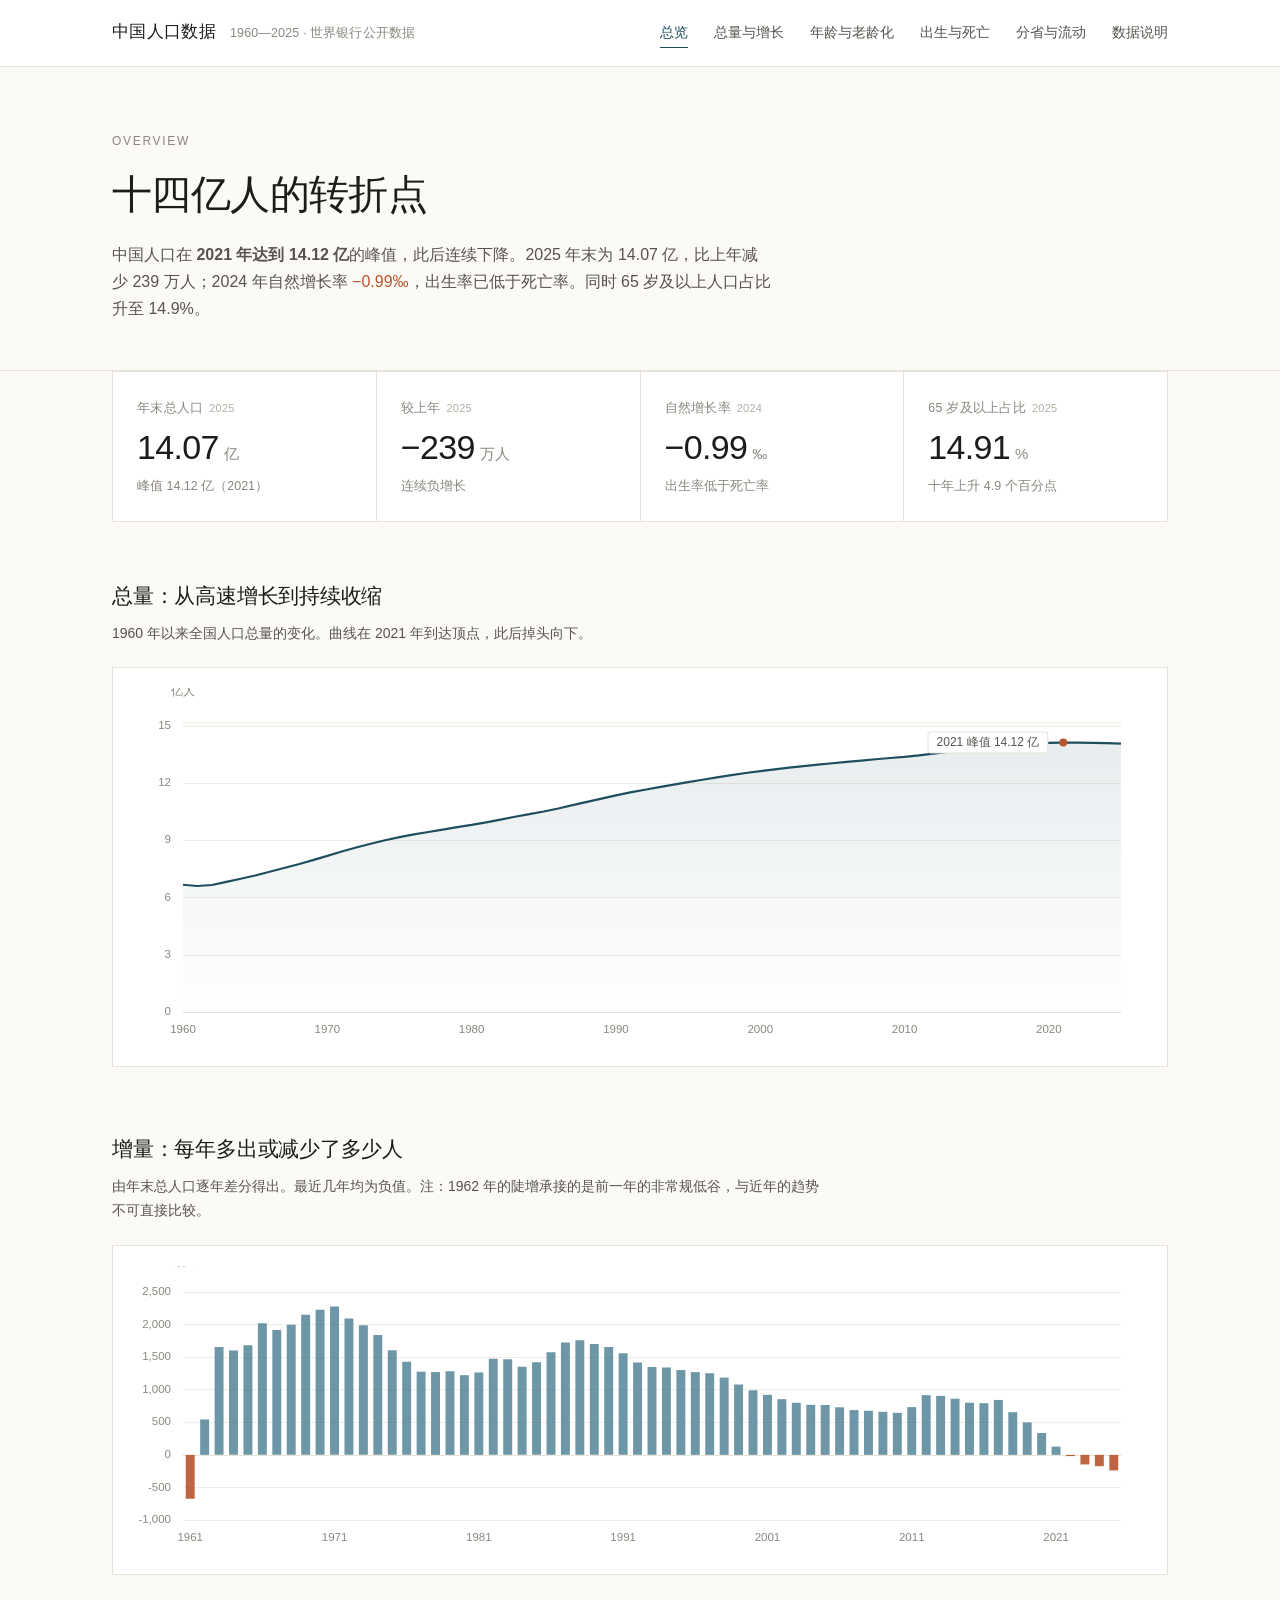
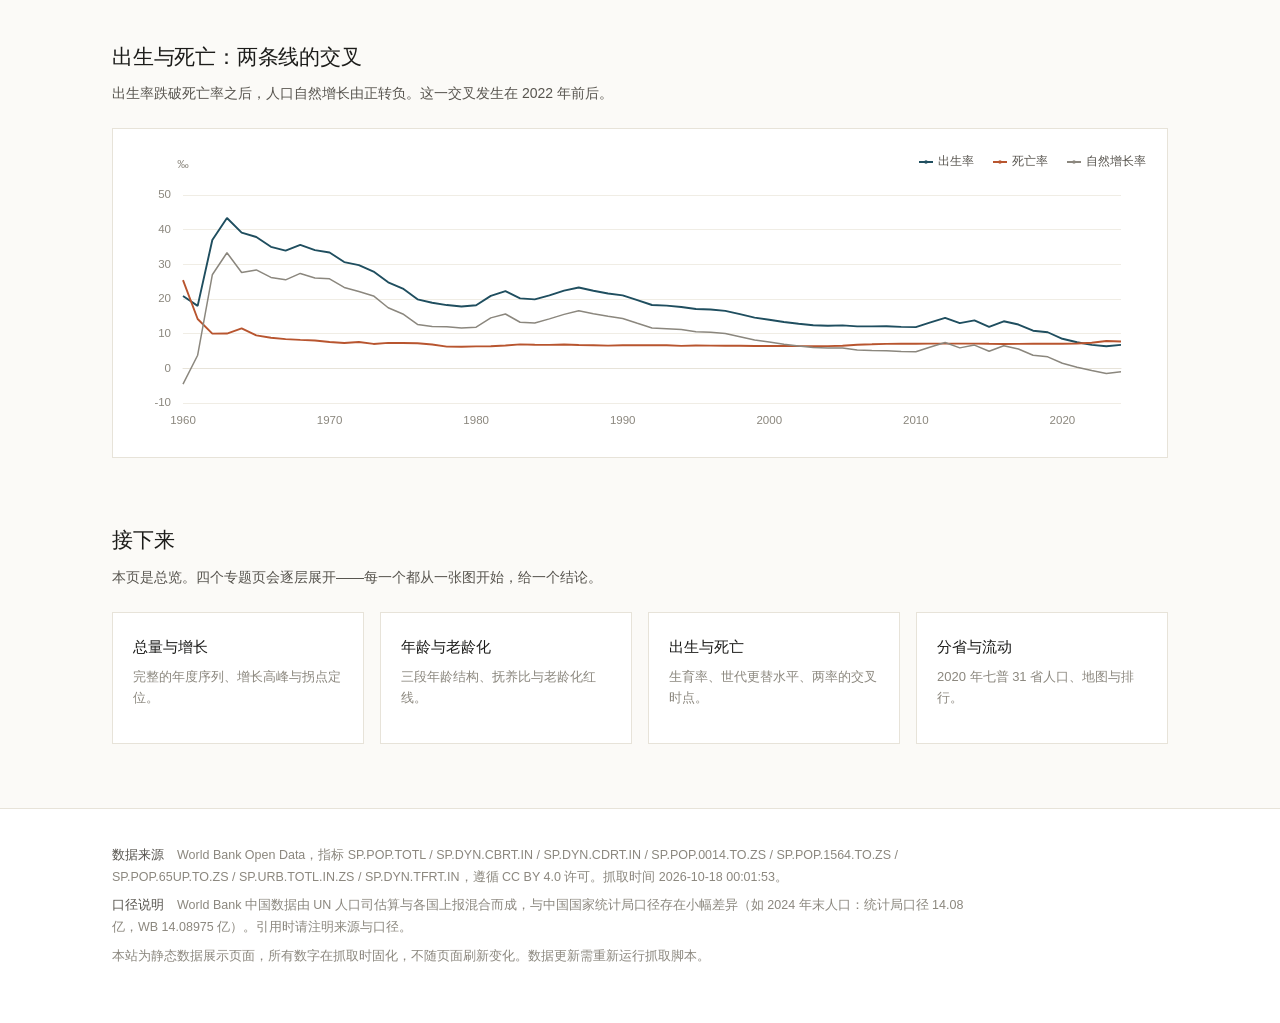
<file: index.html>
<!DOCTYPE html>
<html lang="zh-CN">
<head>
<meta charset="UTF-8">
<meta name="viewport" content="width=device-width, initial-scale=1.0">
<title>中国人口数据 · 1960—2025</title>
<meta name="description" content="基于世界银行公开数据的中国人口观测：总量、年龄结构、出生死亡与城镇化。">
<link rel="stylesheet" href="assets/css/style.css?v=2">
</head>
<body>

<header class="site-head">
  <div class="wrap">
    <div class="brand">
      <span class="brand-mark">中国人口数据</span>
      <span class="brand-sub">1960—2025 · 世界银行公开数据</span>
    </div>
    <nav class="site-nav">
      <a href="index.html" class="on">总览</a>
      <a href="population.html">总量与增长</a>
      <a href="age.html">年龄与老龄化</a>
      <a href="birth.html">出生与死亡</a>
      <a href="province.html">分省与流动</a>
      <a href="about.html">数据说明</a>
    </nav>
  </div>
</header>

<section class="hero">
  <div class="wrap">
    <p class="hero-kicker">Overview</p>
    <h1>十四亿人的转折点</h1>
    <p class="hero-lead" id="lead">正在加载，首次打开可能需要几秒…</p>
  </div>
</section>

<main class="wrap" id="main">
  <div class="loading" id="loading">正在加载，首次打开可能需要几秒…</div>
  <div id="content" style="display:none">

    <div class="kpi-row">
      <div class="kpi">
        <p class="kpi-label">年末总人口 <span class="kpi-year" id="k1y"></span></p>
        <div class="kpi-value"><span id="k1">—</span><span class="unit">亿</span></div>
        <p class="kpi-note" id="k1n"></p>
      </div>
      <div class="kpi">
        <p class="kpi-label">较上年 <span class="kpi-year" id="k2y"></span></p>
        <div class="kpi-value"><span id="k2">—</span><span class="unit">万人</span></div>
        <p class="kpi-note" id="k2n"></p>
      </div>
      <div class="kpi">
        <p class="kpi-label">自然增长率 <span class="kpi-year" id="k3y"></span></p>
        <div class="kpi-value"><span id="k3">—</span><span class="unit">‰</span></div>
        <p class="kpi-note" id="k3n"></p>
      </div>
      <div class="kpi">
        <p class="kpi-label">65 岁及以上占比 <span class="kpi-year" id="k4y"></span></p>
        <div class="kpi-value"><span id="k4">—</span><span class="unit">%</span></div>
        <p class="kpi-note" id="k4n"></p>
      </div>
    </div>

    <section class="section">
      <div class="section-head">
        <h2>总量：从高速增长到持续收缩</h2>
        <p>1960 年以来全国人口总量的变化。曲线在 2021 年到达顶点，此后掉头向下。</p>
      </div>
      <div class="chart" id="chart-total"></div>
    </section>

    <section class="section">
      <div class="section-head">
        <h2>增量：每年多出或减少了多少人</h2>
        <p>由年末总人口逐年差分得出。最近几年均为负值。注：1962 年的陡增承接的是前一年的非常规低谷，与近年的趋势不可直接比较。</p>
      </div>
      <div class="chart short" id="chart-change"></div>
    </section>

    <section class="section">
      <div class="section-head">
        <h2>出生与死亡：两条线的交叉</h2>
        <p>出生率跌破死亡率之后，人口自然增长由正转负。这一交叉发生在 2022 年前后。</p>
      </div>
      <div class="chart short" id="chart-rates"></div>
    </section>

    <section class="section">
      <div class="section-head">
        <h2>接下来</h2>
        <p>本页是总览。四个专题页会逐层展开——每一个都从一张图开始，给一个结论。</p>
      </div>
      <div class="next-grid">
        <a class="next-card" href="population.html">
          <p class="t">总量与增长</p>
          <p class="d">完整的年度序列、增长高峰与拐点定位。</p>
        </a>
        <a class="next-card" href="age.html">
          <p class="t">年龄与老龄化</p>
          <p class="d">三段年龄结构、抚养比与老龄化红线。</p>
        </a>
        <a class="next-card" href="birth.html">
          <p class="t">出生与死亡</p>
          <p class="d">生育率、世代更替水平、两率的交叉时点。</p>
        </a>
        <a class="next-card" href="province.html">
          <p class="t">分省与流动</p>
          <p class="d">2020 年七普 31 省人口、地图与排行。</p>
        </a>
      </div>
    </section>

  </div>
</main>

<footer class="site-foot">
  <div class="wrap">
    <p><strong>数据来源</strong>　World Bank Open Data，指标 <span id="src-list">—</span>，遵循 CC BY 4.0 许可。抓取时间 <span id="src-time">—</span>。</p>
    <p><strong>口径说明</strong>　<span id="src-caveat">—</span></p>
    <p>本站为静态数据展示页面，所有数字在抓取时固化，不随页面刷新变化。数据更新需重新运行抓取脚本。</p>
  </div>
</footer>

<script src="assets/js/echarts.min.js"></script>
<script src="assets/js/common.js?v=2"></script>
<script>
(function () {
  "use strict";
  var $ = function (id) { return document.getElementById(id); };

  CHP.load().then(function (D) {
    var S = D.series, C = CHP.C;

    $("loading").style.display = "none";
    $("content").style.display = "";

    /* ---- KPI ---- */
    var pop = S.population, chg = S.annual_change,
        ngr = S.natural_rate, old = S.age_65_up;

    var popLast = CHP.last(pop), popPeak = CHP.peak(pop);
    var chgLast = CHP.last(chg), ngrLast = CHP.last(ngr), oldLast = CHP.last(old);

    $("k1y").textContent = popLast.year;
    $("k1").textContent = CHP.yi(popLast.value);
    $("k1n").textContent = "峰值 " + CHP.yi(popPeak.value) + " 亿（" + popPeak.year + "）";

    $("k2y").textContent = chgLast.year;
    $("k2").textContent = CHP.signed(chgLast.value / 1e4, 0);
    $("k2n").innerHTML = '<span class="' + (chgLast.value < 0 ? "down" : "") + '">'
      + (chgLast.value < 0 ? "连续负增长" : "仍在增长") + "</span>";

    $("k3y").textContent = ngrLast.year;
    $("k3").textContent = CHP.signed(ngrLast.value, 2);
    $("k3n").innerHTML = '<span class="down">出生率低于死亡率</span>';

    $("k4y").textContent = oldLast.year;
    $("k4").textContent = oldLast.value.toFixed(2);
    var oldVals = CHP.yearList(old).map(function (y) { return old.data[String(y)]; });
    var delta = oldLast.value - oldVals[Math.max(0, oldVals.length - 11)];
    $("k4n").textContent = "十年上升 " + delta.toFixed(1) + " 个百分点";

    /* ---- 结论句 ---- */
    $("lead").innerHTML =
      "中国人口在 <strong>" + popPeak.year + " 年达到 " + CHP.yi(popPeak.value) + " 亿</strong>的峰值，"
      + "此后连续下降。" + popLast.year + " 年末为 " + CHP.yi(popLast.value) + " 亿，"
      + "比上年减少 " + Math.abs(chgLast.value / 1e4).toFixed(0) + " 万人；"
      + ngrLast.year + " 年自然增长率 <em>" + CHP.signed(ngrLast.value, 2) + "‰</em>，"
      + "出生率已低于死亡率。同时 65 岁及以上人口占比升至 "
      + oldLast.value.toFixed(1) + "%。";

    /* ---- 图 1：总人口 ---- */
    var ys = CHP.yearList(pop), vals = CHP.values(pop, ys);
    var sTotal = CHP.lineSeries("总人口",
      vals.map(function (v) { return +(v / 1e8).toFixed(3); }),
      C.accent, { width: 2.2, area: true });
    sTotal.markPoint = {
      symbol: "circle", symbolSize: 8,
      itemStyle: { color: C.warm },
      label: {
        show: true,
        position: "left",
        distance: 12,
        formatter: popPeak.year + " 峰值 " + CHP.yi(popPeak.value) + " 亿",
        color: C.ink2,
        fontSize: 12,
        fontFamily: CHP.FONT,
        backgroundColor: "#ffffff",
        borderColor: C.line,
        borderWidth: 1,
        borderRadius: 2,
        padding: [4, 8]
      },
      data: [{ coord: [String(popPeak.year), popPeak.value / 1e8] }]
    };
    var c1 = echarts.init($("chart-total"));
    c1.setOption({
      grid: { left: 58, right: 34, top: 34, bottom: 42 },
      tooltip: CHP.tooltipCommon({
        trigger: "axis",
        formatter: function (ps) {
          var p = ps[0];
          return "<b>" + p.axisValue + " 年</b><br/>总人口 " + Number(p.value).toFixed(2) + " 亿";
        }
      }),
      xAxis: CHP.axisCommon({
        type: "category", boundaryGap: false, data: ys,
        axisLabel: { color: C.ink3, fontSize: 11.5, interval: 9, margin: 12 }
      }),
      yAxis: CHP.axisCommon({
        type: "value", min: 0, max: 15.2, name: "亿人", nameGap: 18
      }),
      series: [sTotal]
    });

    /* ---- 图 2：年增量 ---- */
    var ys2 = CHP.yearList(chg), vals2 = CHP.values(chg, ys2);
    var c2 = echarts.init($("chart-change"));
    c2.setOption({
      grid: { left: 58, right: 34, top: 26, bottom: 42 },
      tooltip: CHP.tooltipCommon({
        trigger: "axis",
        formatter: function (ps) {
          var p = ps[0], v = Number(p.value);
          return "<b>" + p.axisValue + " 年</b><br/>较上年 "
            + (v >= 0 ? "+" : "\u2212") + Math.abs(v).toFixed(0) + " 万人";
        }
      }),
      xAxis: CHP.axisCommon({
        type: "category", data: ys2,
        axisLabel: { color: C.ink3, fontSize: 11.5, interval: 9, margin: 12 }
      }),
      yAxis: CHP.axisCommon({ type: "value", name: "万人", nameGap: 18 }),
      series: [{
        type: "bar", name: "年增量", barWidth: "62%",
        data: vals2.map(function (v) {
          return {
            value: +(v / 1e4).toFixed(0),
            itemStyle: { color: v >= 0 ? C.accent2 : C.warm, opacity: v >= 0 ? 0.82 : 0.9 }
          };
        })
      }]
    });

    /* ---- 图 3：出生率 / 死亡率 / 自然增长率 ---- */
    var ybr = CHP.yearList(S.birth_rate);
    var ydr = CHP.yearList(S.death_rate);
    var y3 = ybr.filter(function (y) {
      return ydr.indexOf(y) >= 0 && S.natural_rate.data[String(y)] !== undefined;
    });

    var c3 = echarts.init($("chart-rates"));
    c3.setOption({
      grid: { left: 58, right: 34, top: 46, bottom: 42 },
      legend: {
        top: 2, right: 4, itemWidth: 14, itemHeight: 2, itemGap: 18,
        textStyle: { color: C.ink2, fontSize: 12, fontFamily: CHP.FONT }
      },
      tooltip: CHP.tooltipCommon({
        trigger: "axis",
        valueFormatter: function (v) {
          return v === null || v === undefined ? "—" : Number(v).toFixed(2) + "‰";
        }
      }),
      xAxis: CHP.axisCommon({
        type: "category", boundaryGap: false, data: y3,
        axisLabel: { color: C.ink3, fontSize: 11.5, interval: 9, margin: 12 }
      }),
      yAxis: CHP.axisCommon({ type: "value", name: "‰", nameGap: 18 }),
      series: [
        CHP.lineSeries("出生率", CHP.values(S.birth_rate, y3), C.accent, { width: 1.9 }),
        CHP.lineSeries("死亡率", CHP.values(S.death_rate, y3), C.warm, { width: 1.9 }),
        CHP.lineSeries("自然增长率", CHP.values(S.natural_rate, y3), C.ink3, { width: 1.5 })
      ]
    });

    /* ---- 页脚 ---- */
    $("src-list").textContent =
      "SP.POP.TOTL / SP.DYN.CBRT.IN / SP.DYN.CDRT.IN / SP.POP.0014.TO.ZS / " +
      "SP.POP.1564.TO.ZS / SP.POP.65UP.TO.ZS / SP.URB.TOTL.IN.ZS / SP.DYN.TFRT.IN";
    $("src-time").textContent = D.meta.fetched_at.replace("T", " ").slice(0, 19);
    $("src-caveat").textContent = D.meta.caveat;

    var charts = [c1, c2, c3];
    window.addEventListener("resize", function () {
      charts.forEach(function (c) { c.resize(); });
    });
  }).catch(function (e) {
    $("loading").style.display = "none";
    CHP.fail($("main"), e.message);
  });
})();
</script>

<script>
/* 加载兜底：12 秒内图表仍未渲染，就给出可操作的提示，而不是一直转圈 */
setTimeout(function () {
  var t = document.querySelector(".chart");
  if (t && !t.querySelector("canvas")) {
    var host = document.getElementById("loading") || document.getElementById("content") || document.body;
    host.style.display = "";
    host.innerHTML = '<div class="err"><strong>页面未能正常加载。</strong>'
      + '常见原因：浏览器缓存了旧版脚本，或网络拦截了资源文件。<br>'
      + '请按 <b>Ctrl + F5</b> 强制刷新；若仍不行，用无痕窗口打开同一网址试试。</div>';
  }
}, 12000);
</script>
</body>
</html>
</file>
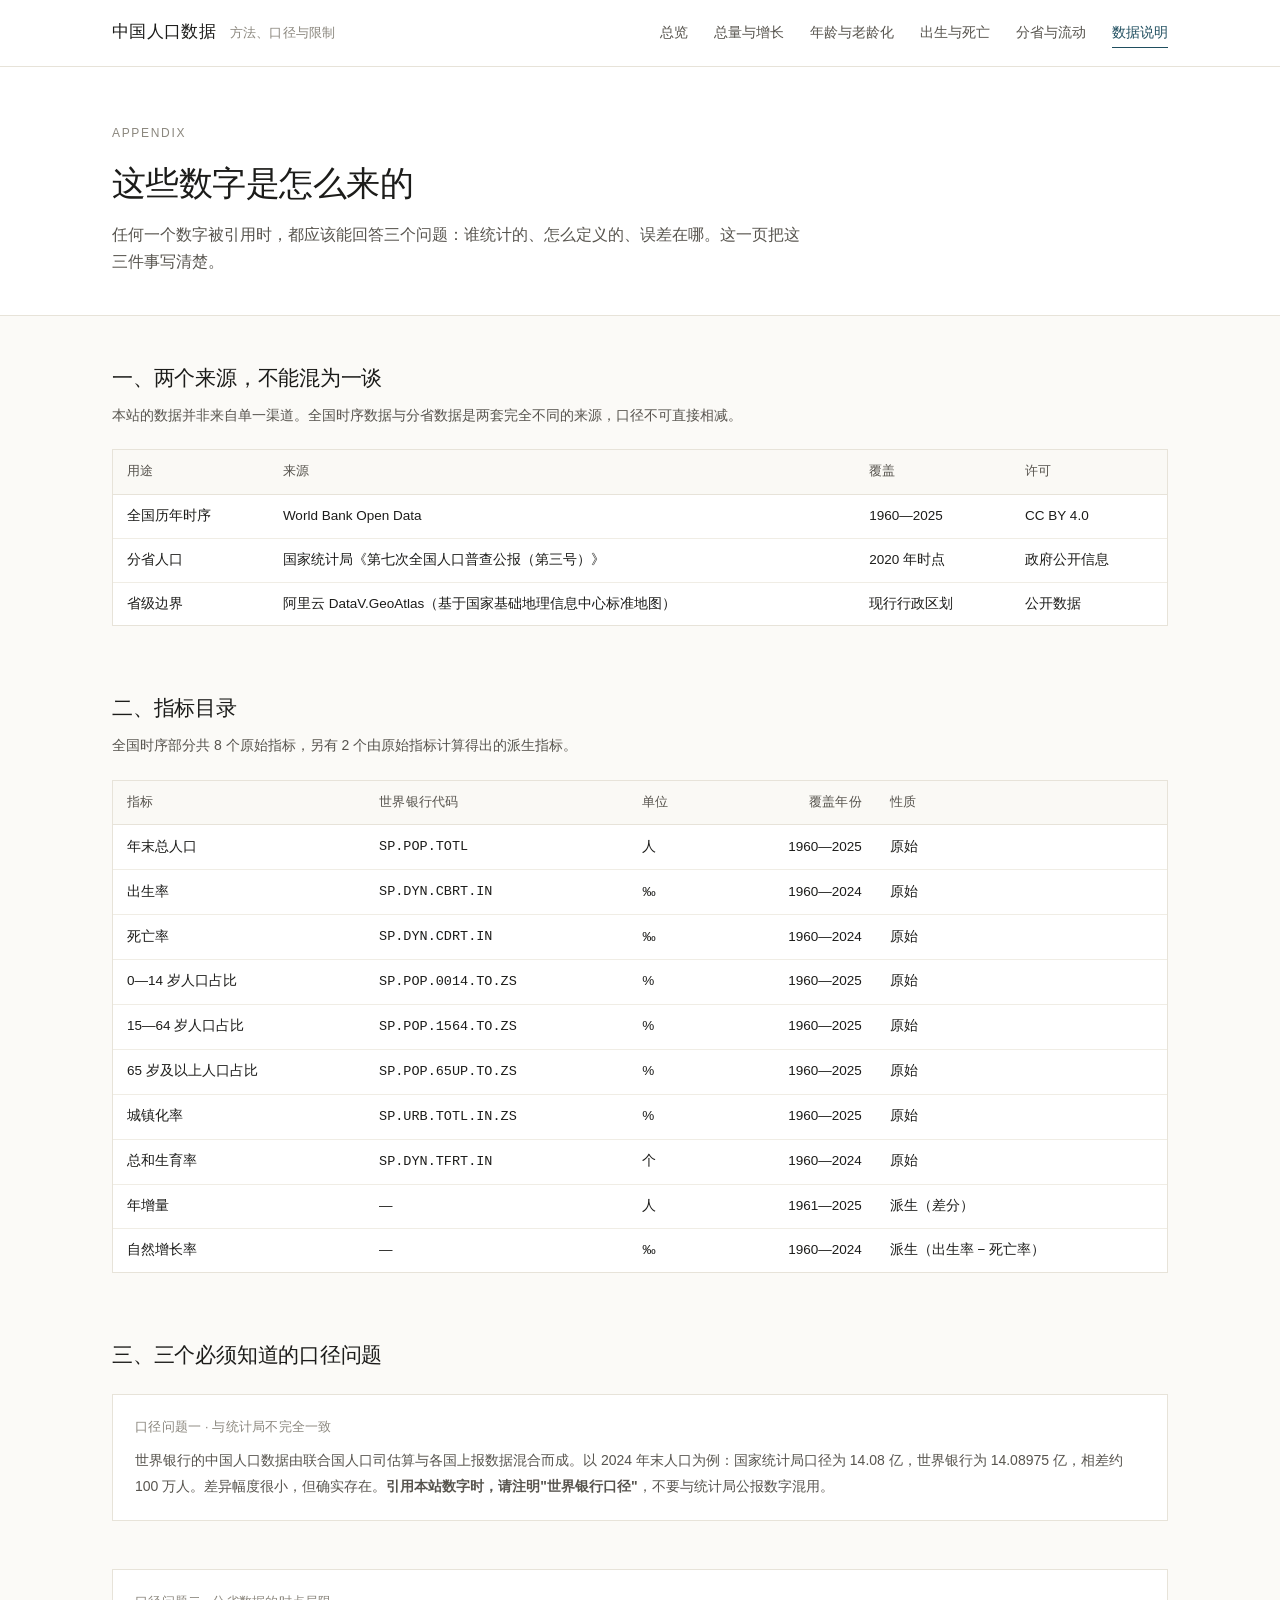
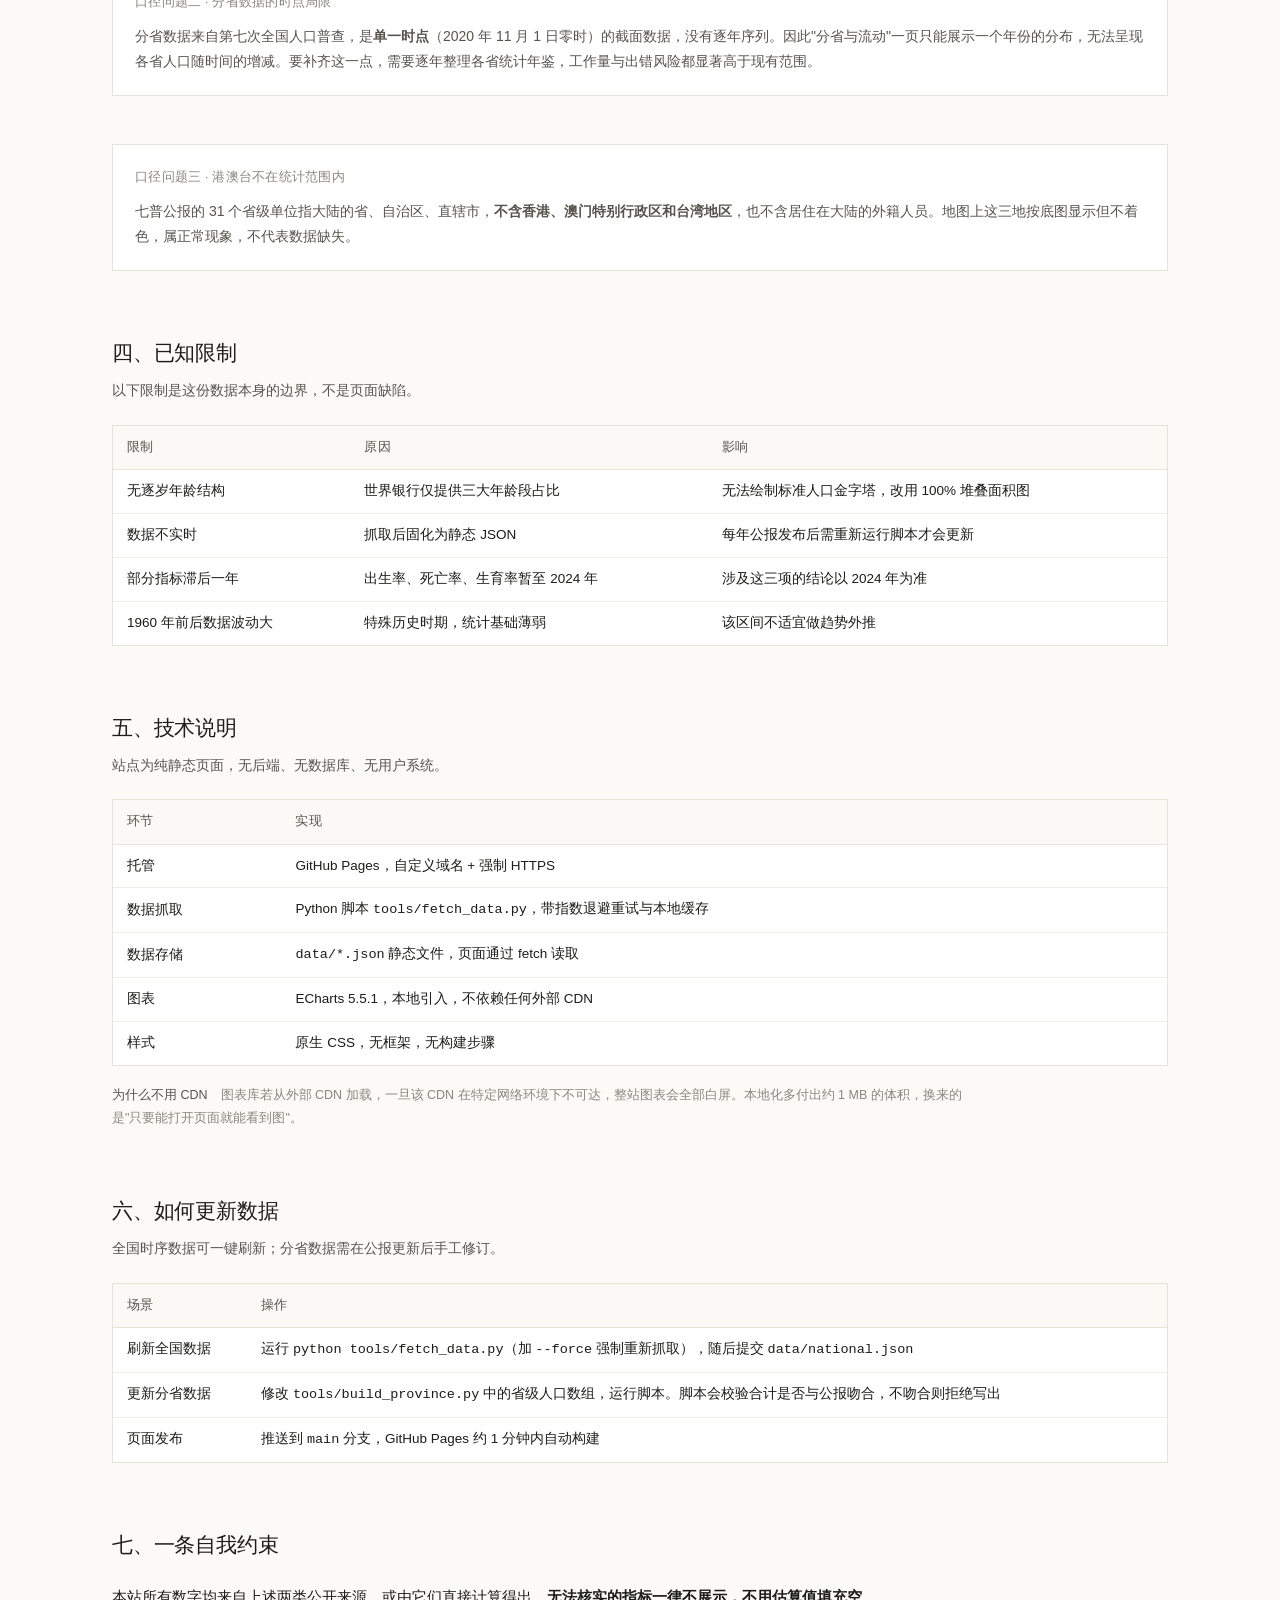
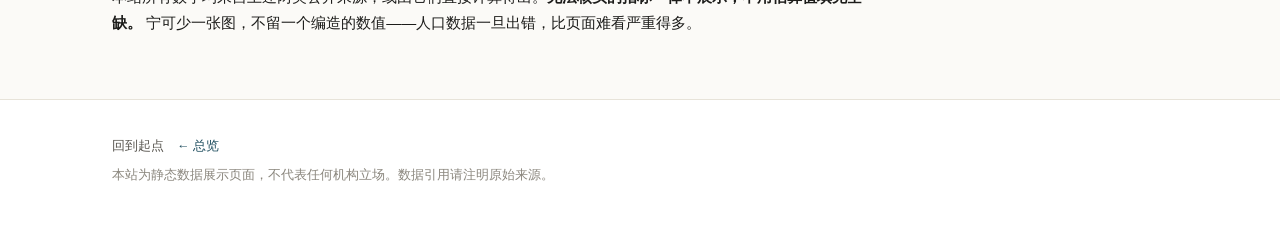
<file: about.html>
<!DOCTYPE html>
<html lang="zh-CN">
<head>
<meta charset="UTF-8">
<meta name="viewport" content="width=device-width, initial-scale=1.0">
<title>数据说明 · 中国人口数据</title>
<meta name="description" content="本站数据的来源、指标定义、统计口径、已知偏差与更新方式。">
<link rel="stylesheet" href="assets/css/style.css?v=2">
</head>
<body>

<header class="site-head">
  <div class="wrap">
    <div class="brand">
      <span class="brand-mark">中国人口数据</span>
      <span class="brand-sub">方法、口径与限制</span>
    </div>
    <nav class="site-nav">
      <a href="index.html">总览</a>
      <a href="population.html">总量与增长</a>
      <a href="age.html">年龄与老龄化</a>
      <a href="birth.html">出生与死亡</a>
      <a href="province.html">分省与流动</a>
      <a href="about.html" class="on">数据说明</a>
    </nav>
  </div>
</header>

<section class="page-head">
  <div class="wrap">
    <p class="hero-kicker">Appendix</p>
    <h1>这些数字是怎么来的</h1>
    <p class="lead">任何一个数字被引用时，都应该能回答三个问题：谁统计的、怎么定义的、误差在哪。这一页把这三件事写清楚。</p>
  </div>
</section>

<main class="wrap" style="padding-top:44px">

  <section class="section">
    <div class="section-head">
      <h2>一、两个来源，不能混为一谈</h2>
      <p>本站的数据并非来自单一渠道。全国时序数据与分省数据是两套完全不同的来源，口径不可直接相减。</p>
    </div>
    <div class="table-wrap">
      <table class="data-table">
        <thead>
          <tr><th>用途</th><th>来源</th><th>覆盖</th><th>许可</th></tr>
        </thead>
        <tbody>
          <tr>
            <td>全国历年时序</td>
            <td>World Bank Open Data</td>
            <td>1960—2025</td>
            <td>CC BY 4.0</td>
          </tr>
          <tr>
            <td>分省人口</td>
            <td>国家统计局《第七次全国人口普查公报（第三号）》</td>
            <td>2020 年时点</td>
            <td>政府公开信息</td>
          </tr>
          <tr>
            <td>省级边界</td>
            <td>阿里云 DataV.GeoAtlas（基于国家基础地理信息中心标准地图）</td>
            <td>现行行政区划</td>
            <td>公开数据</td>
          </tr>
        </tbody>
      </table>
    </div>
  </section>

  <section class="section">
    <div class="section-head">
      <h2>二、指标目录</h2>
      <p>全国时序部分共 8 个原始指标，另有 2 个由原始指标计算得出的派生指标。</p>
    </div>
    <div class="table-wrap">
      <table class="data-table">
        <thead>
          <tr><th>指标</th><th>世界银行代码</th><th>单位</th><th class="num">覆盖年份</th><th>性质</th></tr>
        </thead>
        <tbody>
          <tr><td>年末总人口</td><td><code>SP.POP.TOTL</code></td><td>人</td><td class="num">1960—2025</td><td>原始</td></tr>
          <tr><td>出生率</td><td><code>SP.DYN.CBRT.IN</code></td><td>‰</td><td class="num">1960—2024</td><td>原始</td></tr>
          <tr><td>死亡率</td><td><code>SP.DYN.CDRT.IN</code></td><td>‰</td><td class="num">1960—2024</td><td>原始</td></tr>
          <tr><td>0—14 岁人口占比</td><td><code>SP.POP.0014.TO.ZS</code></td><td>%</td><td class="num">1960—2025</td><td>原始</td></tr>
          <tr><td>15—64 岁人口占比</td><td><code>SP.POP.1564.TO.ZS</code></td><td>%</td><td class="num">1960—2025</td><td>原始</td></tr>
          <tr><td>65 岁及以上人口占比</td><td><code>SP.POP.65UP.TO.ZS</code></td><td>%</td><td class="num">1960—2025</td><td>原始</td></tr>
          <tr><td>城镇化率</td><td><code>SP.URB.TOTL.IN.ZS</code></td><td>%</td><td class="num">1960—2025</td><td>原始</td></tr>
          <tr><td>总和生育率</td><td><code>SP.DYN.TFRT.IN</code></td><td>个</td><td class="num">1960—2024</td><td>原始</td></tr>
          <tr><td>年增量</td><td>—</td><td>人</td><td class="num">1961—2025</td><td>派生（差分）</td></tr>
          <tr><td>自然增长率</td><td>—</td><td>‰</td><td class="num">1960—2024</td><td>派生（出生率 − 死亡率）</td></tr>
        </tbody>
      </table>
    </div>
  </section>

  <section class="section">
    <div class="section-head">
      <h2>三、三个必须知道的口径问题</h2>
    </div>

    <div class="facts" style="grid-template-columns:1fr">
      <div class="fact">
        <p class="n">口径问题一 · 与统计局不完全一致</p>
        <p class="t" style="font-size:14px;color:var(--ink-2);line-height:1.85">
          世界银行的中国人口数据由联合国人口司估算与各国上报数据混合而成。以 2024 年末人口为例：国家统计局口径为 14.08 亿，世界银行为 14.08975 亿，相差约 100 万人。差异幅度很小，但确实存在。<strong>引用本站数字时，请注明"世界银行口径"</strong>，不要与统计局公报数字混用。
        </p>
      </div>
    </div>

    <div class="facts" style="grid-template-columns:1fr;margin-top:16px">
      <div class="fact">
        <p class="n">口径问题二 · 分省数据的时点局限</p>
        <p class="t" style="font-size:14px;color:var(--ink-2);line-height:1.85">
          分省数据来自第七次全国人口普查，是<strong>单一时点</strong>（2020 年 11 月 1 日零时）的截面数据，没有逐年序列。因此"分省与流动"一页只能展示一个年份的分布，无法呈现各省人口随时间的增减。要补齐这一点，需要逐年整理各省统计年鉴，工作量与出错风险都显著高于现有范围。
        </p>
      </div>
    </div>

    <div class="facts" style="grid-template-columns:1fr;margin-top:16px">
      <div class="fact">
        <p class="n">口径问题三 · 港澳台不在统计范围内</p>
        <p class="t" style="font-size:14px;color:var(--ink-2);line-height:1.85">
          七普公报的 31 个省级单位指大陆的省、自治区、直辖市，<strong>不含香港、澳门特别行政区和台湾地区</strong>，也不含居住在大陆的外籍人员。地图上这三地按底图显示但不着色，属正常现象，不代表数据缺失。
        </p>
      </div>
    </div>
  </section>

  <section class="section">
    <div class="section-head">
      <h2>四、已知限制</h2>
      <p>以下限制是这份数据本身的边界，不是页面缺陷。</p>
    </div>
    <div class="table-wrap">
      <table class="data-table">
        <thead><tr><th>限制</th><th>原因</th><th>影响</th></tr></thead>
        <tbody>
          <tr>
            <td>无逐岁年龄结构</td>
            <td>世界银行仅提供三大年龄段占比</td>
            <td>无法绘制标准人口金字塔，改用 100% 堆叠面积图</td>
          </tr>
          <tr>
            <td>数据不实时</td>
            <td>抓取后固化为静态 JSON</td>
            <td>每年公报发布后需重新运行脚本才会更新</td>
          </tr>
          <tr>
            <td>部分指标滞后一年</td>
            <td>出生率、死亡率、生育率暂至 2024 年</td>
            <td>涉及这三项的结论以 2024 年为准</td>
          </tr>
          <tr>
            <td>1960 年前后数据波动大</td>
            <td>特殊历史时期，统计基础薄弱</td>
            <td>该区间不适宜做趋势外推</td>
          </tr>
        </tbody>
      </table>
    </div>
  </section>

  <section class="section">
    <div class="section-head">
      <h2>五、技术说明</h2>
      <p>站点为纯静态页面，无后端、无数据库、无用户系统。</p>
    </div>
    <div class="table-wrap">
      <table class="data-table">
        <thead><tr><th>环节</th><th>实现</th></tr></thead>
        <tbody>
          <tr><td>托管</td><td>GitHub Pages，自定义域名 + 强制 HTTPS</td></tr>
          <tr><td>数据抓取</td><td>Python 脚本 <code>tools/fetch_data.py</code>，带指数退避重试与本地缓存</td></tr>
          <tr><td>数据存储</td><td><code>data/*.json</code> 静态文件，页面通过 fetch 读取</td></tr>
          <tr><td>图表</td><td>ECharts 5.5.1，本地引入，不依赖任何外部 CDN</td></tr>
          <tr><td>样式</td><td>原生 CSS，无框架，无构建步骤</td></tr>
        </tbody>
      </table>
    </div>
    <p class="note" style="margin-top:18px">
      <strong>为什么不用 CDN</strong>　图表库若从外部 CDN 加载，一旦该 CDN 在特定网络环境下不可达，整站图表会全部白屏。本地化多付出约 1 MB 的体积，换来的是"只要能打开页面就能看到图"。
    </p>
  </section>

  <section class="section">
    <div class="section-head">
      <h2>六、如何更新数据</h2>
      <p>全国时序数据可一键刷新；分省数据需在公报更新后手工修订。</p>
    </div>
    <div class="table-wrap">
      <table class="data-table">
        <thead><tr><th>场景</th><th>操作</th></tr></thead>
        <tbody>
          <tr>
            <td>刷新全国数据</td>
            <td>运行 <code>python tools/fetch_data.py</code>（加 <code>--force</code> 强制重新抓取），随后提交 <code>data/national.json</code></td>
          </tr>
          <tr>
            <td>更新分省数据</td>
            <td>修改 <code>tools/build_province.py</code> 中的省级人口数组，运行脚本。脚本会校验合计是否与公报吻合，不吻合则拒绝写出</td>
          </tr>
          <tr>
            <td>页面发布</td>
            <td>推送到 <code>main</code> 分支，GitHub Pages 约 1 分钟内自动构建</td>
          </tr>
        </tbody>
      </table>
    </div>
  </section>

  <section class="section">
    <div class="section-head">
      <h2>七、一条自我约束</h2>
    </div>
    <p class="lead" style="max-width:760px">
      本站所有数字均来自上述两类公开来源，或由它们直接计算得出。<strong>无法核实的指标一律不展示，不用估算值填充空缺。</strong>
      宁可少一张图，不留一个编造的数值——人口数据一旦出错，比页面难看严重得多。
    </p>
  </section>

</main>

<footer class="site-foot">
  <div class="wrap">
    <p><strong>回到起点</strong>　<a href="index.html">← 总览</a></p>
    <p>本站为静态数据展示页面，不代表任何机构立场。数据引用请注明原始来源。</p>
  </div>
</footer>

</body>
</html>
</file>
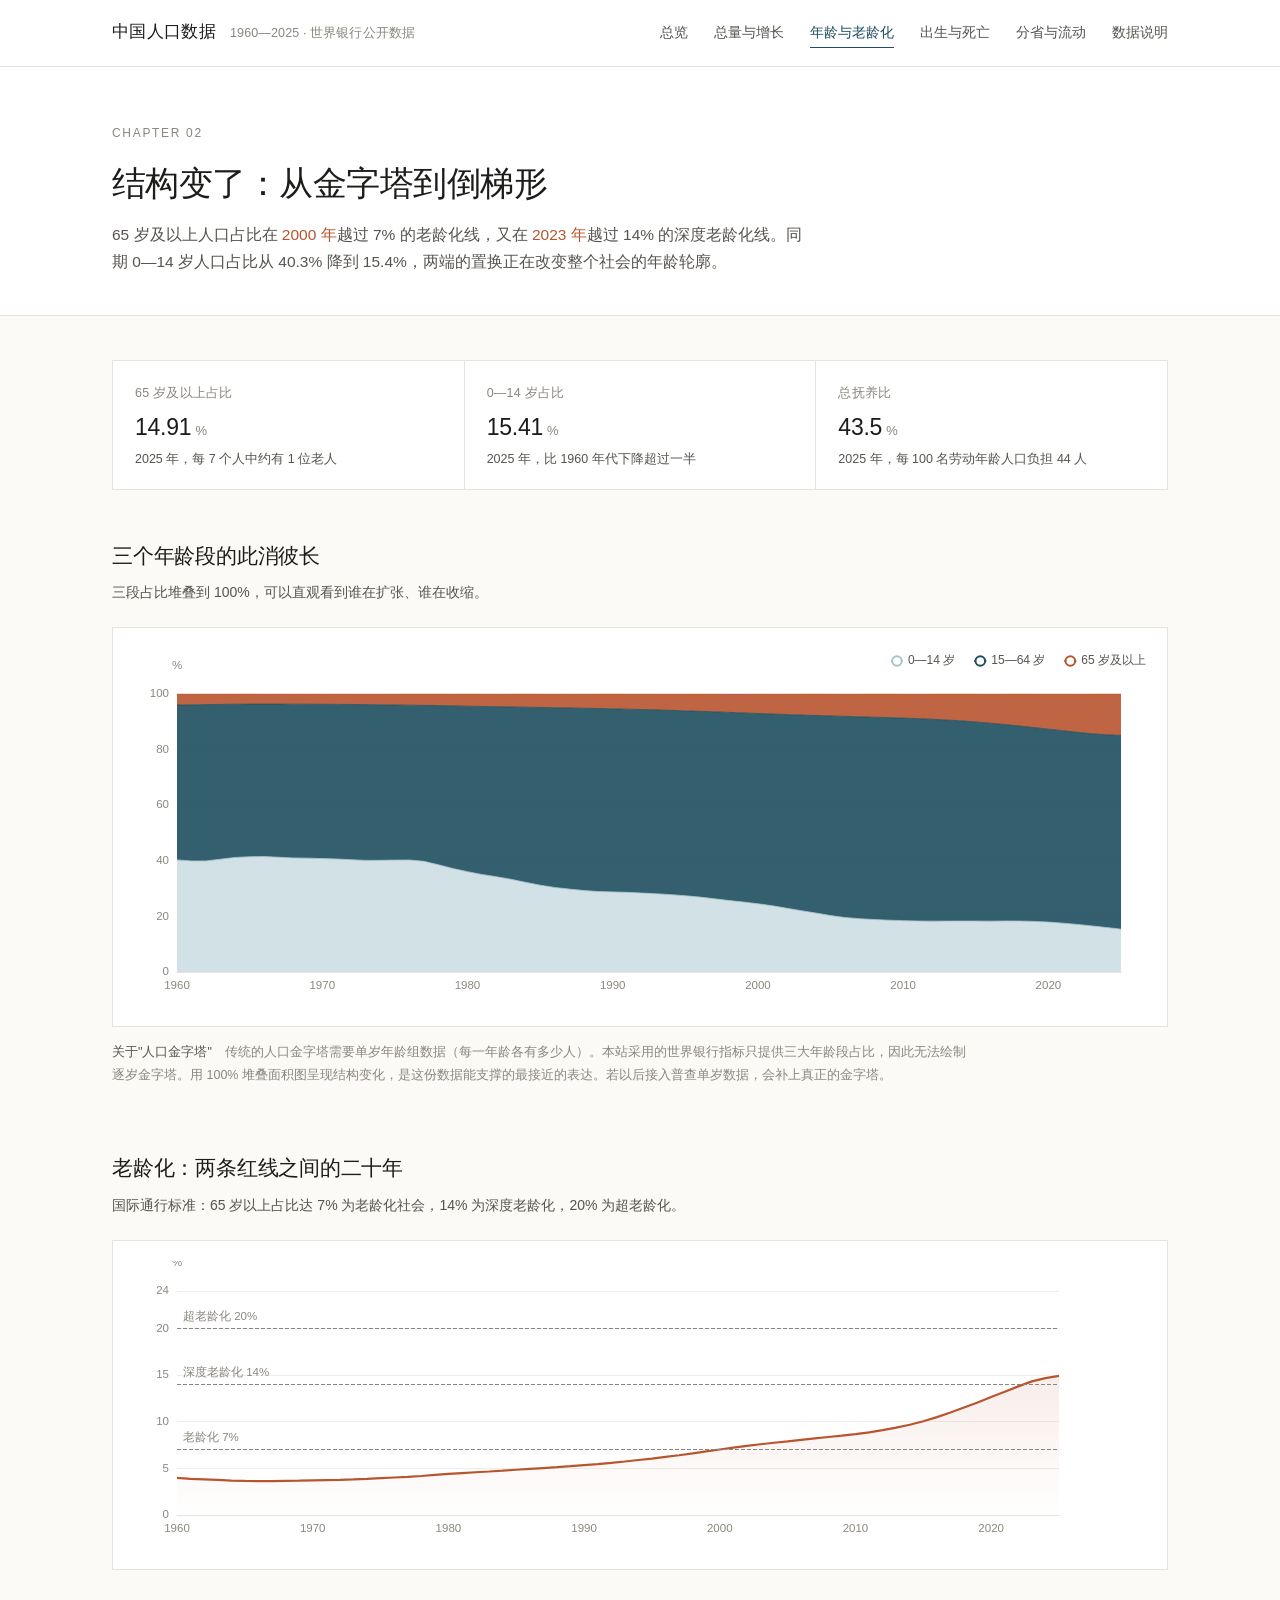
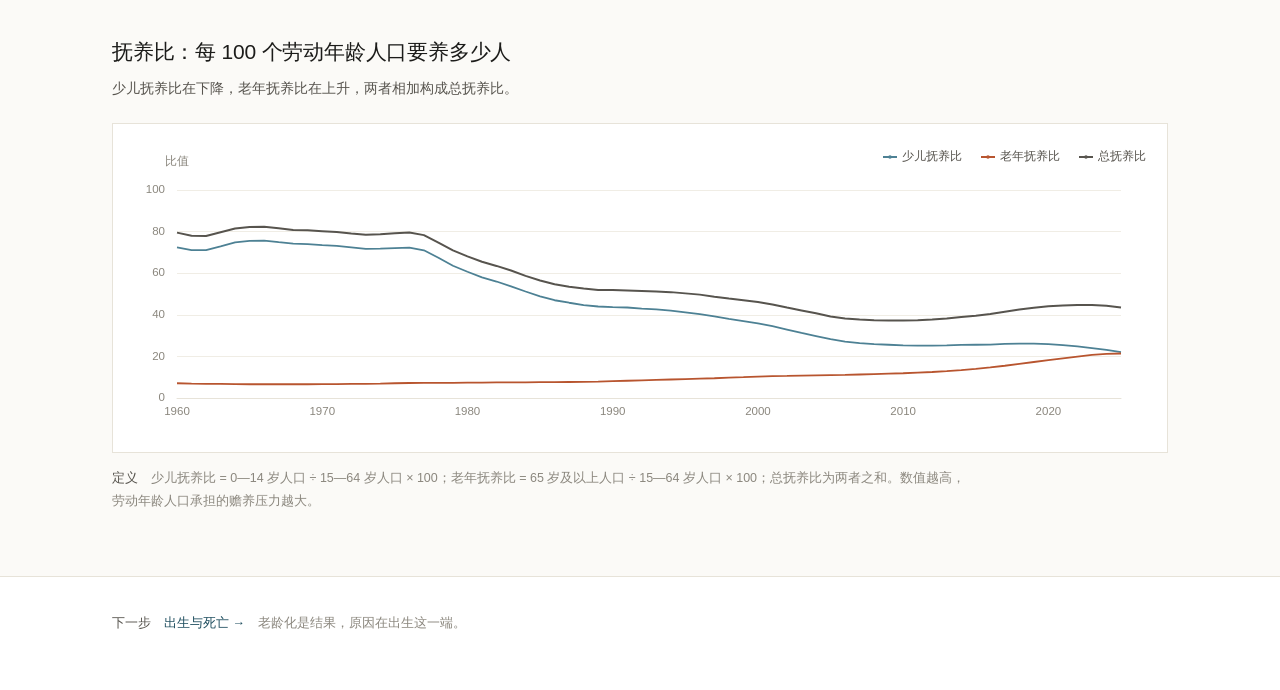
<file: age.html>
<!DOCTYPE html>
<html lang="zh-CN">
<head>
<meta charset="UTF-8">
<meta name="viewport" content="width=device-width, initial-scale=1.0">
<title>年龄与老龄化 · 中国人口数据</title>
<meta name="description" content="1960—2025 年中国人口年龄结构变化：少儿、劳动年龄与老年人口占比，抚养比与老龄化进程。">
<link rel="stylesheet" href="assets/css/style.css?v=2">
</head>
<body>

<header class="site-head">
  <div class="wrap">
    <div class="brand">
      <span class="brand-mark">中国人口数据</span>
      <span class="brand-sub">1960—2025 · 世界银行公开数据</span>
    </div>
    <nav class="site-nav">
      <a href="index.html">总览</a>
      <a href="population.html">总量与增长</a>
      <a href="age.html" class="on">年龄与老龄化</a>
      <a href="birth.html">出生与死亡</a>
      <a href="province.html">分省与流动</a>
      <a href="about.html">数据说明</a>
    </nav>
  </div>
</header>

<section class="page-head">
  <div class="wrap">
    <p class="hero-kicker">Chapter 02</p>
    <h1>结构变了：从金字塔到倒梯形</h1>
    <p class="lead" id="lead">正在加载，首次打开可能需要几秒…</p>
  </div>
</section>

<main class="wrap" style="padding-top:44px">
  <div id="content">

    <div class="facts">
      <div class="fact"><p class="n">65 岁及以上占比</p><div class="v" id="f1">—</div><p class="t" id="f1t"></p></div>
      <div class="fact"><p class="n">0—14 岁占比</p><div class="v" id="f2">—</div><p class="t" id="f2t"></p></div>
      <div class="fact"><p class="n">总抚养比</p><div class="v" id="f3">—</div><p class="t" id="f3t"></p></div>
    </div>

    <section class="section">
      <div class="section-head">
        <h2>三个年龄段的此消彼长</h2>
        <p>三段占比堆叠到 100%，可以直观看到谁在扩张、谁在收缩。</p>
      </div>
      <div class="chart" id="c1"></div>
      <p class="note"><strong>关于"人口金字塔"</strong>　传统的人口金字塔需要单岁年龄组数据（每一年龄各有多少人）。本站采用的世界银行指标只提供三大年龄段占比，因此无法绘制逐岁金字塔。用 100% 堆叠面积图呈现结构变化，是这份数据能支撑的最接近的表达。若以后接入普查单岁数据，会补上真正的金字塔。</p>
    </section>

    <section class="section">
      <div class="section-head">
        <h2>老龄化：两条红线之间的二十年</h2>
        <p>国际通行标准：65 岁以上占比达 7% 为老龄化社会，14% 为深度老龄化，20% 为超老龄化。</p>
      </div>
      <div class="chart short" id="c2"></div>
    </section>

    <section class="section">
      <div class="section-head">
        <h2>抚养比：每 100 个劳动年龄人口要养多少人</h2>
        <p>少儿抚养比在下降，老年抚养比在上升，两者相加构成总抚养比。</p>
      </div>
      <div class="chart short" id="c3"></div>
      <p class="note"><strong>定义</strong>　少儿抚养比 = 0—14 岁人口 ÷ 15—64 岁人口 × 100；老年抚养比 = 65 岁及以上人口 ÷ 15—64 岁人口 × 100；总抚养比为两者之和。数值越高，劳动年龄人口承担的赡养压力越大。</p>
    </section>

  </div>
</main>

<footer class="site-foot">
  <div class="wrap">
    <p><strong>下一步</strong>　<a href="birth.html">出生与死亡 →</a>　老龄化是结果，原因在出生这一端。</p>
  </div>
</footer>

<script src="assets/js/echarts.min.js"></script>
<script src="assets/js/common.js?v=2"></script>
<script>
(function () {
  "use strict";
  var $ = function (id) { return document.getElementById(id); };

  CHP.load().then(function (D) {
    var S = D.series, C = CHP.C;
    var y0 = S.age_0_14, y15 = S.age_15_64, y65 = S.age_65_up;

    var years = CHP.yearList(y65).filter(function (y) {
      return y0.data[String(y)] !== undefined && y15.data[String(y)] !== undefined;
    });

    var v0 = years.map(function (y) { return y0.data[String(y)]; });
    var v15 = years.map(function (y) { return y15.data[String(y)]; });
    var v65 = years.map(function (y) { return y65.data[String(y)]; });

    var lastY = years[years.length - 1];
    var o65 = v65[v65.length - 1], o0 = v0[v0.length - 1], o15 = v15[v15.length - 1];
    var burden = (o0 + o65) / o15 * 100;

    /* ---- facts ---- */
    $("f1").innerHTML = o65.toFixed(2) + '<span class="u">%</span>';
    $("f1t").textContent = lastY + " 年，每 7 个人中约有 1 位老人";

    $("f2").innerHTML = o0.toFixed(2) + '<span class="u">%</span>';
    $("f2t").textContent = lastY + " 年，比 1960 年代下降超过一半";

    $("f3").innerHTML = burden.toFixed(1) + '<span class="u">%</span>';
    $("f3t").textContent = lastY + " 年，每 100 名劳动年龄人口负担 "
      + burden.toFixed(0) + " 人";

    /* ---- lead ---- */
    var cross7 = null, cross14 = null;
    for (var i = 0; i < years.length; i++) {
      if (cross7 === null && v65[i] >= 7) cross7 = years[i];
      if (cross14 === null && v65[i] >= 14) cross14 = years[i];
    }
    $("lead").innerHTML = "65 岁及以上人口占比在 <em>" + cross7 + " 年</em>越过 7% 的老龄化线，"
      + "又在 <em>" + cross14 + " 年</em>越过 14% 的深度老龄化线。"
      + "同期 0—14 岁人口占比从 " + v0[0].toFixed(1) + "% 降到 " + o0.toFixed(1) + "%，"
      + "两端的置换正在改变整个社会的年龄轮廓。";

    /* ---- 图 1 堆叠 ---- */
    var c1 = echarts.init($("c1"));
    c1.setOption({
      grid: { left: 52, right: 34, top: 46, bottom: 42 },
      legend: {
        top: 2, right: 4, itemWidth: 12, itemHeight: 12, itemGap: 18,
        textStyle: { color: C.ink2, fontSize: 12, fontFamily: CHP.FONT }
      },
      tooltip: CHP.tooltipCommon({
        trigger: "axis",
        valueFormatter: function (v) { return Number(v).toFixed(2) + "%"; }
      }),
      xAxis: CHP.axisCommon({
        type: "category", boundaryGap: false, data: years,
        axisLabel: { color: C.ink3, fontSize: 11.5, interval: 9 }
      }),
      yAxis: CHP.axisCommon({
        type: "value", min: 0, max: 100, name: "%", nameGap: 16,
        axisLabel: { color: C.ink3, fontSize: 11.5 }
      }),
      series: [
        { name: "0—14 岁", type: "line", stack: "a", smooth: false, showSymbol: false,
          data: v0, lineStyle: { width: 0.8, color: "#a9c3cc" },
          itemStyle: { color: "#a9c3cc" }, areaStyle: { color: "#cfe0e5", opacity: 0.95 } },
        { name: "15—64 岁", type: "line", stack: "a", smooth: false, showSymbol: false,
          data: v15, lineStyle: { width: 0.8, color: C.accent },
          itemStyle: { color: C.accent }, areaStyle: { color: C.accent, opacity: 0.9 } },
        { name: "65 岁及以上", type: "line", stack: "a", smooth: false, showSymbol: false,
          data: v65, lineStyle: { width: 0.8, color: C.warm },
          itemStyle: { color: C.warm }, areaStyle: { color: C.warm, opacity: 0.9 } }
      ]
    });

    /* ---- 图 2 老龄化红线 ---- */
    var s65 = CHP.lineSeries("65 岁及以上占比", v65, C.warm, { width: 2.2, area: true });
    s65.markLine = {
      silent: true, symbol: "none",
      lineStyle: { color: C.ink3, type: "dashed", width: 1 },
      label: {
        position: "insideStartTop", color: C.ink3, fontSize: 11.5, fontFamily: CHP.FONT,
        formatter: "{b}", distance: 6
      },
      data: [
        { yAxis: 7, name: "老龄化 7%" },
        { yAxis: 14, name: "深度老龄化 14%" },
        { yAxis: 20, name: "超老龄化 20%" }
      ]
    };
    var c2 = echarts.init($("c2"));
    c2.setOption({
      grid: { left: 52, right: 96, top: 30, bottom: 42 },
      tooltip: CHP.tooltipCommon({
        trigger: "axis",
        valueFormatter: function (v) { return Number(v).toFixed(2) + "%"; }
      }),
      xAxis: CHP.axisCommon({
        type: "category", boundaryGap: false, data: years,
        axisLabel: { color: C.ink3, fontSize: 11.5, interval: 9 }
      }),
      yAxis: CHP.axisCommon({
        type: "value", min: 0, max: 24, name: "%", nameGap: 16,
        axisLabel: { color: C.ink3, fontSize: 11.5 }
      }),
      series: [s65]
    });

    /* ---- 图 3 抚养比 ---- */
    var child = [], oldd = [], total = [];
    years.forEach(function (y, i) {
      var c = v0[i] / v15[i] * 100;
      var o = v65[i] / v15[i] * 100;
      child.push(+c.toFixed(1));
      oldd.push(+o.toFixed(1));
      total.push(+(c + o).toFixed(1));
    });
    var c3 = echarts.init($("c3"));
    c3.setOption({
      grid: { left: 52, right: 34, top: 46, bottom: 42 },
      legend: {
        top: 2, right: 4, itemWidth: 14, itemHeight: 2, itemGap: 18,
        textStyle: { color: C.ink2, fontSize: 12, fontFamily: CHP.FONT }
      },
      tooltip: CHP.tooltipCommon({
        trigger: "axis",
        valueFormatter: function (v) { return Number(v).toFixed(1); }
      }),
      xAxis: CHP.axisCommon({
        type: "category", boundaryGap: false, data: years,
        axisLabel: { color: C.ink3, fontSize: 11.5, interval: 9 }
      }),
      yAxis: CHP.axisCommon({ type: "value", name: "比值", nameGap: 16 }),
      series: [
        CHP.lineSeries("少儿抚养比", child, C.accent2, { width: 1.8 }),
        CHP.lineSeries("老年抚养比", oldd, C.warm, { width: 1.8 }),
        CHP.lineSeries("总抚养比", total, C.ink2, { width: 2 })
      ]
    });

    window.addEventListener("resize", function () {
      [c1, c2, c3].forEach(function (c) { c.resize(); });
    });
  }).catch(function (e) { CHP.fail($("content"), e.message); });
})();
</script>

<script>
setTimeout(function () {
  var t = document.querySelector(".chart");
  if (t && !t.querySelector("canvas")) {
    var host = document.getElementById("loading") || document.getElementById("content") || document.body;
    host.style.display = "";
    host.innerHTML = '<div class="err"><strong>页面未能正常加载。</strong>'
      + '常见原因：浏览器缓存了旧版脚本，或网络拦截了资源文件。<br>'
      + '请按 <b>Ctrl + F5</b> 强制刷新；若仍不行，用无痕窗口打开同一网址试试。</div>';
  }
}, 12000);
</script>
</body>
</html>
</file>
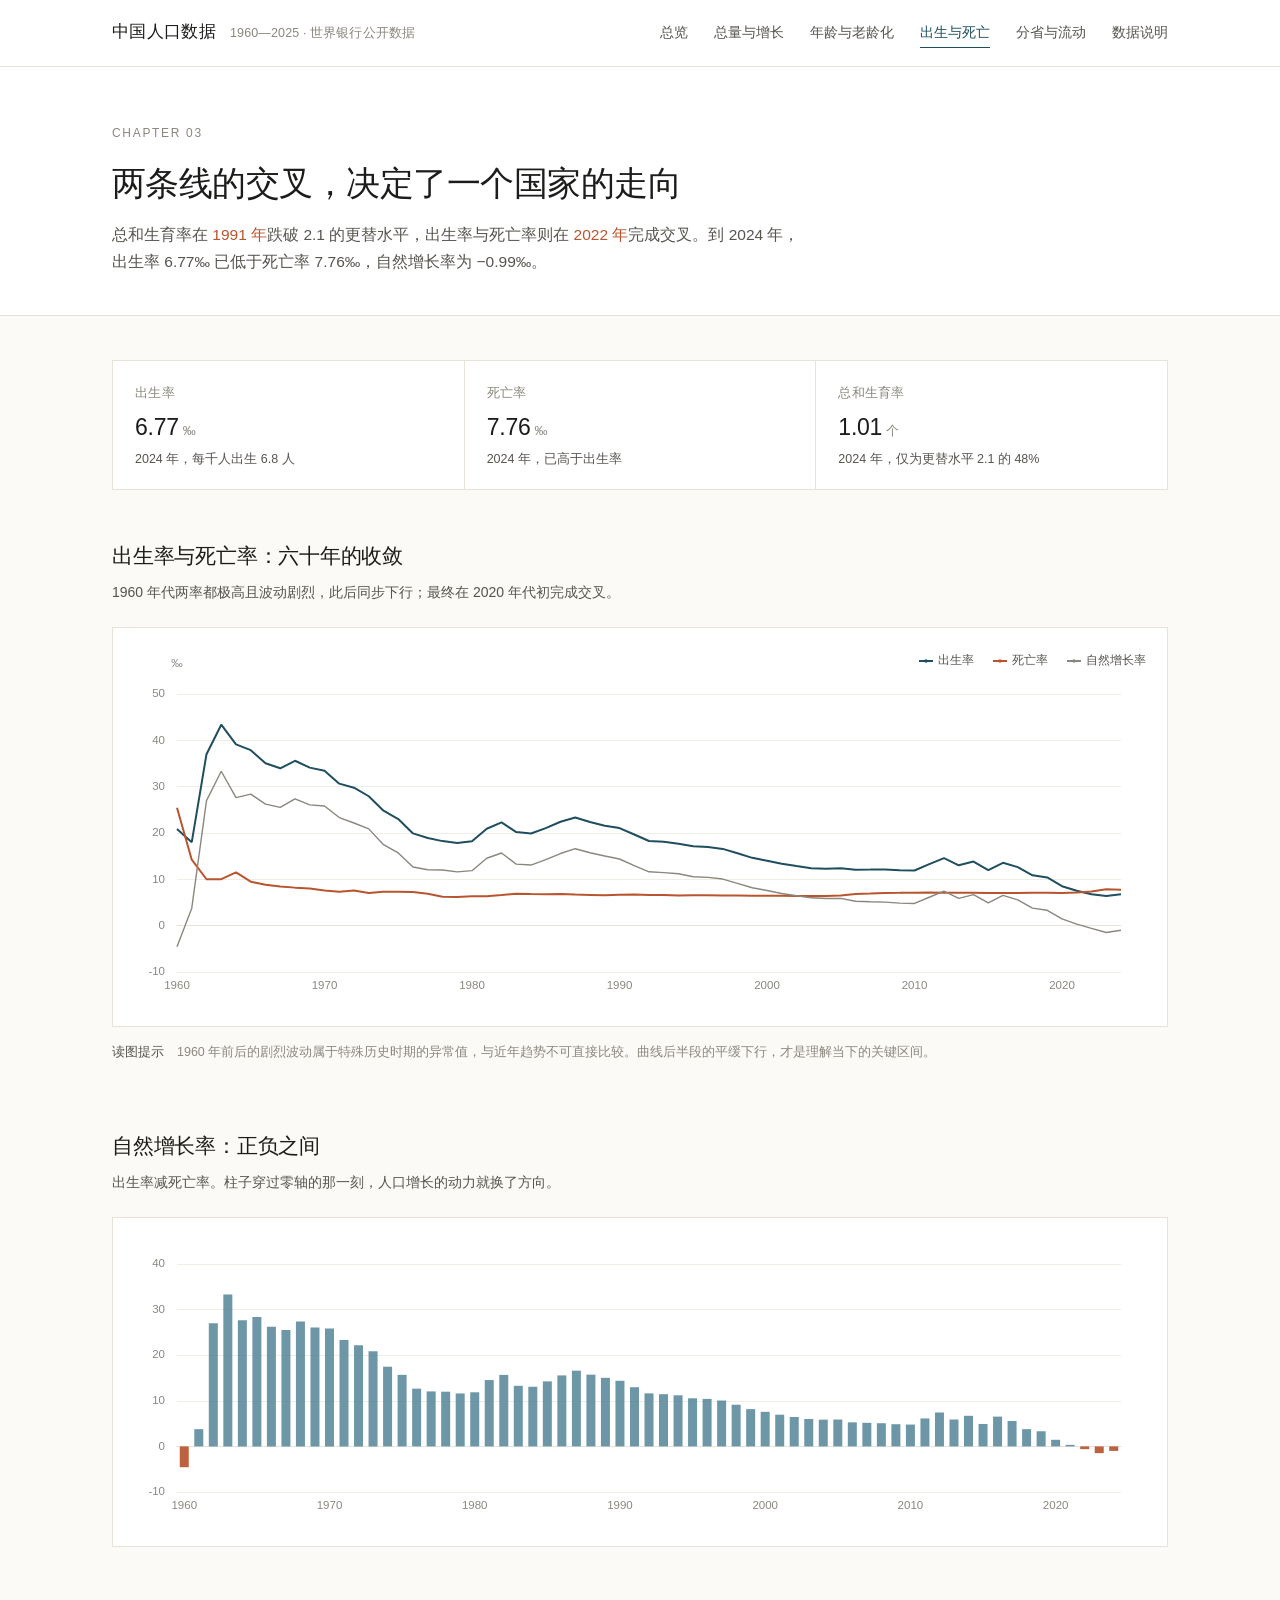
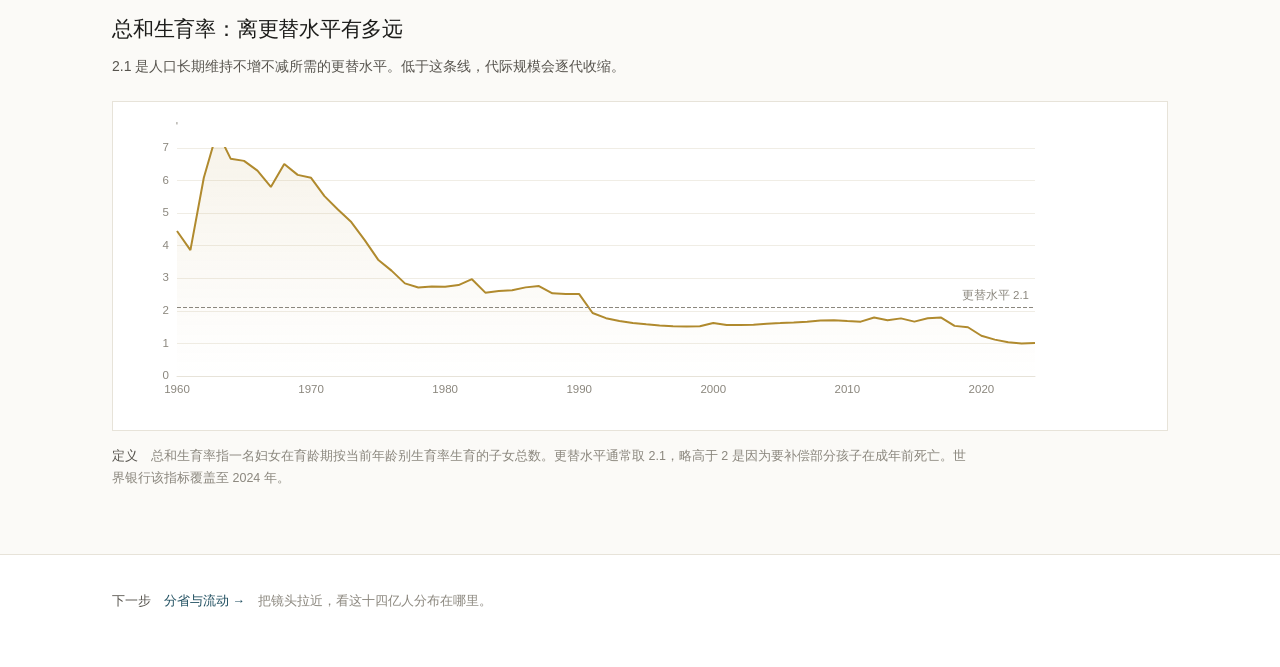
<file: birth.html>
<!DOCTYPE html>
<html lang="zh-CN">
<head>
<meta charset="UTF-8">
<meta name="viewport" content="width=device-width, initial-scale=1.0">
<title>出生与死亡 · 中国人口数据</title>
<meta name="description" content="1960—2025 年中国人口出生率、死亡率、自然增长率与总和生育率的变化。">
<link rel="stylesheet" href="assets/css/style.css?v=2">
</head>
<body>

<header class="site-head">
  <div class="wrap">
    <div class="brand">
      <span class="brand-mark">中国人口数据</span>
      <span class="brand-sub">1960—2025 · 世界银行公开数据</span>
    </div>
    <nav class="site-nav">
      <a href="index.html">总览</a>
      <a href="population.html">总量与增长</a>
      <a href="age.html">年龄与老龄化</a>
      <a href="birth.html" class="on">出生与死亡</a>
      <a href="province.html">分省与流动</a>
      <a href="about.html">数据说明</a>
    </nav>
  </div>
</header>

<section class="page-head">
  <div class="wrap">
    <p class="hero-kicker">Chapter 03</p>
    <h1>两条线的交叉，决定了一个国家的走向</h1>
    <p class="lead" id="lead">正在加载，首次打开可能需要几秒…</p>
  </div>
</section>

<main class="wrap" style="padding-top:44px">
  <div id="content">

    <div class="facts">
      <div class="fact"><p class="n">出生率</p><div class="v" id="f1">—</div><p class="t" id="f1t"></p></div>
      <div class="fact"><p class="n">死亡率</p><div class="v" id="f2">—</div><p class="t" id="f2t"></p></div>
      <div class="fact"><p class="n">总和生育率</p><div class="v" id="f3">—</div><p class="t" id="f3t"></p></div>
    </div>

    <section class="section">
      <div class="section-head">
        <h2>出生率与死亡率：六十年的收敛</h2>
        <p>1960 年代两率都极高且波动剧烈，此后同步下行；最终在 2020 年代初完成交叉。</p>
      </div>
      <div class="chart" id="c1"></div>
      <p class="note"><strong>读图提示</strong>　1960 年前后的剧烈波动属于特殊历史时期的异常值，与近年趋势不可直接比较。曲线后半段的平缓下行，才是理解当下的关键区间。</p>
    </section>

    <section class="section">
      <div class="section-head">
        <h2>自然增长率：正负之间</h2>
        <p>出生率减死亡率。柱子穿过零轴的那一刻，人口增长的动力就换了方向。</p>
      </div>
      <div class="chart short" id="c2"></div>
    </section>

    <section class="section">
      <div class="section-head">
        <h2>总和生育率：离更替水平有多远</h2>
        <p>2.1 是人口长期维持不增不减所需的更替水平。低于这条线，代际规模会逐代收缩。</p>
      </div>
      <div class="chart short" id="c3"></div>
      <p class="note"><strong>定义</strong>　总和生育率指一名妇女在育龄期按当前年龄别生育率生育的子女总数。更替水平通常取 2.1，略高于 2 是因为要补偿部分孩子在成年前死亡。世界银行该指标覆盖至 2024 年。</p>
    </section>

  </div>
</main>

<footer class="site-foot">
  <div class="wrap">
    <p><strong>下一步</strong>　<a href="province.html">分省与流动 →</a>　把镜头拉近，看这十四亿人分布在哪里。</p>
  </div>
</footer>

<script src="assets/js/echarts.min.js"></script>
<script src="assets/js/common.js?v=2"></script>
<script>
(function () {
  "use strict";
  var $ = function (id) { return document.getElementById(id); };

  CHP.load().then(function (D) {
    var S = D.series, C = CHP.C;
    var br = S.birth_rate, dr = S.death_rate, nr = S.natural_rate, tf = S.fertility;

    var years = CHP.yearList(br).filter(function (y) {
      return dr.data[String(y)] !== undefined && nr.data[String(y)] !== undefined;
    });
    var vbr = CHP.values(br, years), vdr = CHP.values(dr, years), vnr = CHP.values(nr, years);

    var lastIdx = years.length - 1;
    var lastYear = years[lastIdx];

    /* ---- facts ---- */
    $("f1").innerHTML = vbr[lastIdx].toFixed(2) + '<span class="u">‰</span>';
    $("f1t").textContent = lastYear + " 年，每千人出生 " + vbr[lastIdx].toFixed(1) + " 人";

    $("f2").innerHTML = vdr[lastIdx].toFixed(2) + '<span class="u">‰</span>';
    $("f2t").textContent = lastYear + " 年，已高于出生率";

    var tfLast = CHP.last(tf);
    $("f3").innerHTML = tfLast.value.toFixed(2) + '<span class="u">个</span>';
    $("f3t").textContent = tfLast.year + " 年，仅为更替水平 2.1 的 "
      + (tfLast.value / 2.1 * 100).toFixed(0) + "%";

    /* ---- lead ---- */
    var cross = null;
    for (var i = 1; i < years.length; i++) {
      if (vnr[i] < 0 && vnr[i - 1] >= 0) cross = years[i];
    }
    var tfYears = CHP.yearList(tf);
    var belowRepl = null;
    for (var j = 0; j < tfYears.length; j++) {
      if (tf.data[String(tfYears[j])] < 2.1) { belowRepl = tfYears[j]; break; }
    }
    $("lead").innerHTML = "总和生育率在 <em>" + belowRepl + " 年</em>跌破 2.1 的更替水平，"
      + "出生率与死亡率则在 <em>" + cross + " 年</em>完成交叉。"
      + "到 " + lastYear + " 年，出生率 " + vbr[lastIdx].toFixed(2) + "‰ 已低于死亡率 "
      + vdr[lastIdx].toFixed(2) + "‰，自然增长率为 "
      + (vnr[lastIdx] >= 0 ? "+" : "\u2212") + Math.abs(vnr[lastIdx]).toFixed(2) + "‰。";

    /* ---- 图 1 ---- */
    var c1 = echarts.init($("c1"));
    c1.setOption({
      grid: { left: 52, right: 34, top: 46, bottom: 42 },
      legend: {
        top: 2, right: 4, itemWidth: 14, itemHeight: 2, itemGap: 18,
        textStyle: { color: C.ink2, fontSize: 12, fontFamily: CHP.FONT }
      },
      tooltip: CHP.tooltipCommon({
        trigger: "axis",
        valueFormatter: function (v) {
          return v === null || v === undefined ? "—" : Number(v).toFixed(2) + "‰";
        }
      }),
      xAxis: CHP.axisCommon({
        type: "category", boundaryGap: false, data: years,
        axisLabel: { color: C.ink3, fontSize: 11.5, interval: 9 }
      }),
      yAxis: CHP.axisCommon({ type: "value", name: "‰", nameGap: 18 }),
      series: [
        CHP.lineSeries("出生率", vbr, C.accent, { width: 2 }),
        CHP.lineSeries("死亡率", vdr, C.warm, { width: 2 }),
        CHP.lineSeries("自然增长率", vnr, C.ink3, { width: 1.4 })
      ]
    });

    /* ---- 图 2 自然增长率柱 ---- */
    var c2 = echarts.init($("c2"));
    c2.setOption({
      grid: { left: 52, right: 34, top: 26, bottom: 42 },
      tooltip: CHP.tooltipCommon({
        trigger: "axis",
        valueFormatter: function (v) { return Number(v).toFixed(2) + "‰"; }
      }),
      xAxis: CHP.axisCommon({
        type: "category", data: years,
        axisLabel: { color: C.ink3, fontSize: 11.5, interval: 9 }
      }),
      yAxis: CHP.axisCommon({ type: "value", name: "‰", nameGap: 18 }),
      series: [{
        type: "bar", name: "自然增长率", barWidth: "62%",
        data: vnr.map(function (v) {
          return {
            value: v,
            itemStyle: { color: v >= 0 ? C.accent2 : C.warm, opacity: v >= 0 ? 0.82 : 0.92 }
          };
        })
      }]
    });

    /* ---- 图 3 总和生育率 ---- */
    var s3 = CHP.lineSeries("总和生育率", CHP.values(tf, tfYears), C.gold, { width: 2, area: true });
    s3.markLine = {
      silent: true, symbol: "none",
      lineStyle: { color: C.ink3, type: "dashed", width: 1 },
      label: {
        position: "insideEndTop", color: C.ink3, fontSize: 11.5,
        fontFamily: CHP.FONT, formatter: "更替水平 2.1", distance: 6
      },
      data: [{ yAxis: 2.1 }]
    };
    var c3 = echarts.init($("c3"));
    c3.setOption({
      grid: { left: 52, right: 120, top: 26, bottom: 42 },
      tooltip: CHP.tooltipCommon({
        trigger: "axis",
        valueFormatter: function (v) { return Number(v).toFixed(2) + " 个"; }
      }),
      xAxis: CHP.axisCommon({
        type: "category", boundaryGap: false, data: tfYears,
        axisLabel: { color: C.ink3, fontSize: 11.5, interval: 9 }
      }),
      yAxis: CHP.axisCommon({
        type: "value", min: 0, max: 7, name: "个", nameGap: 16,
        axisLabel: { color: C.ink3, fontSize: 11.5 }
      }),
      series: [s3]
    });

    window.addEventListener("resize", function () {
      [c1, c2, c3].forEach(function (c) { c.resize(); });
    });
  }).catch(function (e) { CHP.fail($("content"), e.message); });
})();
</script>

<script>
setTimeout(function () {
  var t = document.querySelector(".chart");
  if (t && !t.querySelector("canvas")) {
    var host = document.getElementById("loading") || document.getElementById("content") || document.body;
    host.style.display = "";
    host.innerHTML = '<div class="err"><strong>页面未能正常加载。</strong>'
      + '常见原因：浏览器缓存了旧版脚本，或网络拦截了资源文件。<br>'
      + '请按 <b>Ctrl + F5</b> 强制刷新；若仍不行，用无痕窗口打开同一网址试试。</div>';
  }
}, 12000);
</script>
</body>
</html>
</file>
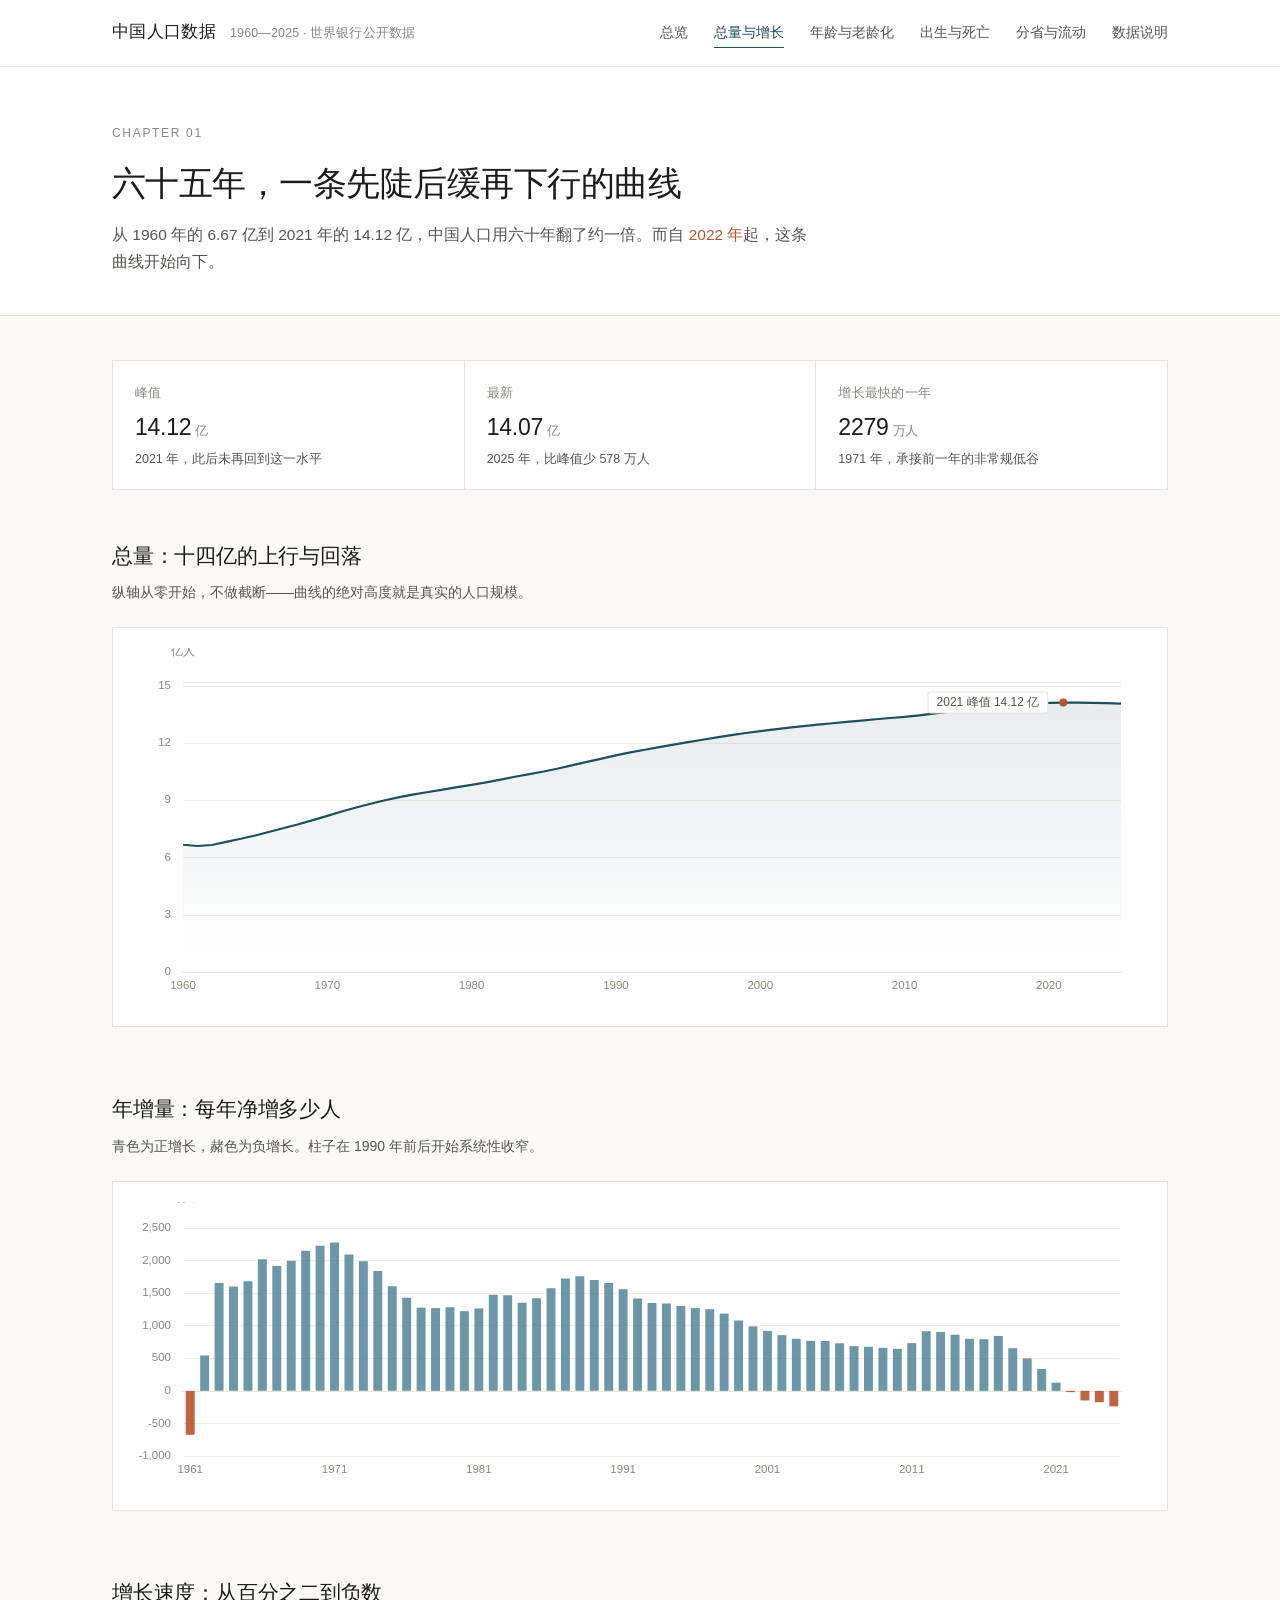
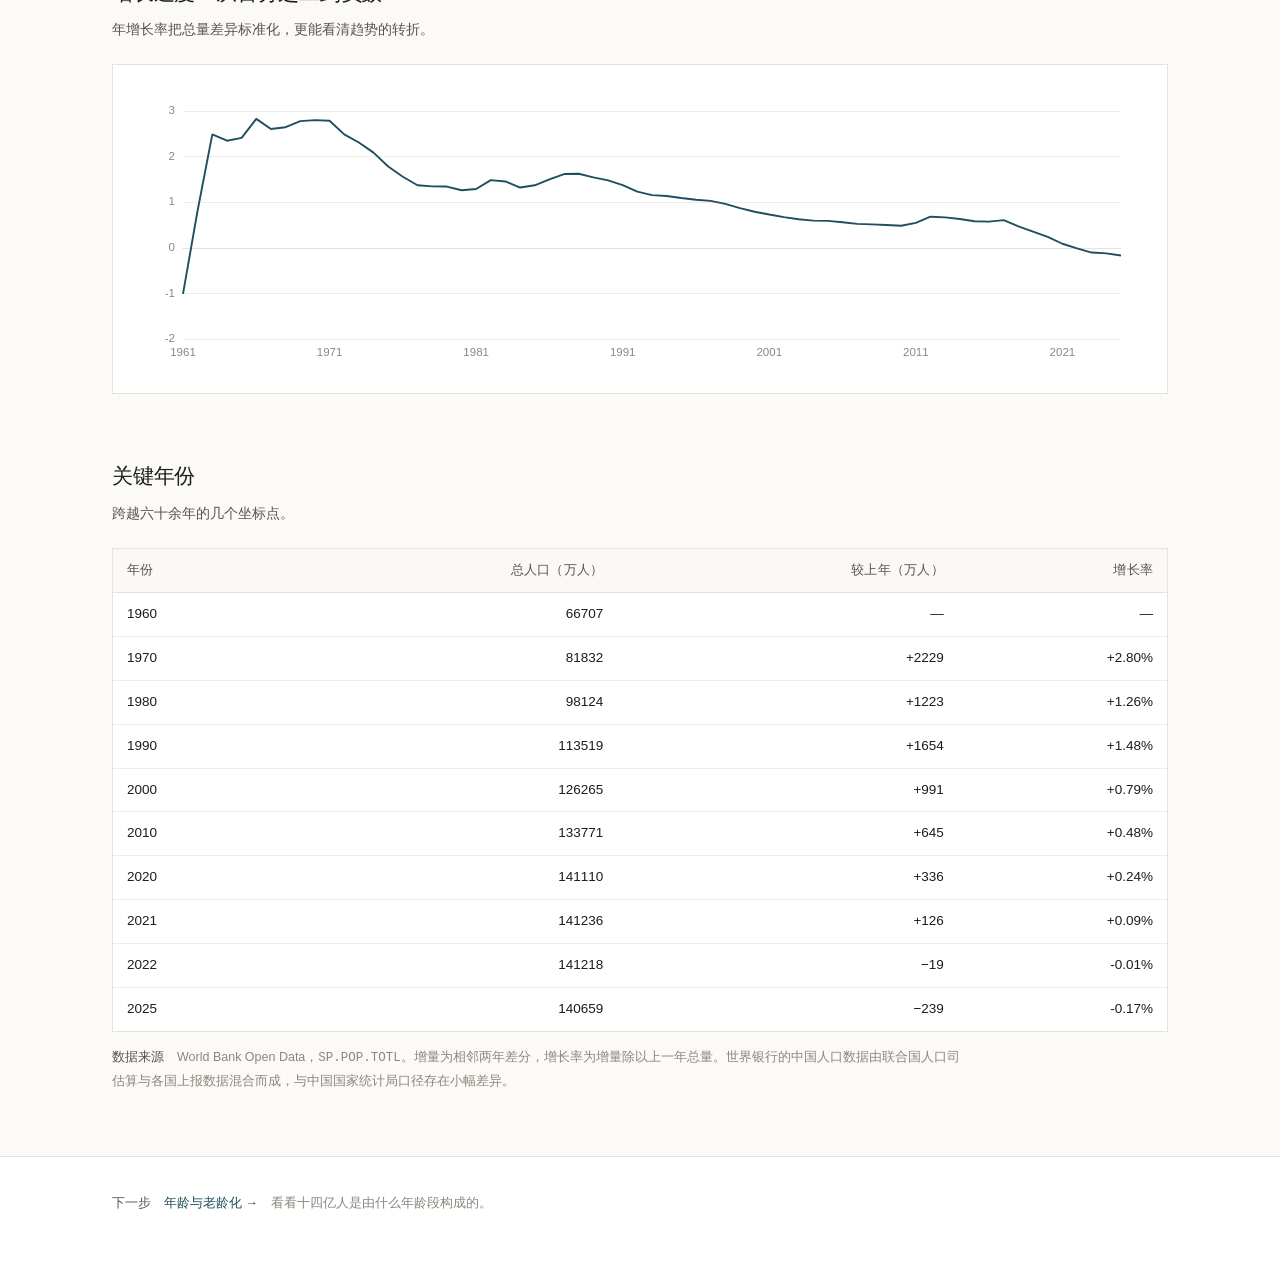
<file: population.html>
<!DOCTYPE html>
<html lang="zh-CN">
<head>
<meta charset="UTF-8">
<meta name="viewport" content="width=device-width, initial-scale=1.0">
<title>总量与增长 · 中国人口数据</title>
<meta name="description" content="1960—2025 年中国人口总量、年增量与增长速度的完整序列。">
<link rel="stylesheet" href="assets/css/style.css?v=2">
</head>
<body>

<header class="site-head">
  <div class="wrap">
    <div class="brand">
      <span class="brand-mark">中国人口数据</span>
      <span class="brand-sub">1960—2025 · 世界银行公开数据</span>
    </div>
    <nav class="site-nav">
      <a href="index.html">总览</a>
      <a href="population.html" class="on">总量与增长</a>
      <a href="age.html">年龄与老龄化</a>
      <a href="birth.html">出生与死亡</a>
      <a href="province.html">分省与流动</a>
      <a href="about.html">数据说明</a>
    </nav>
  </div>
</header>

<section class="page-head">
  <div class="wrap">
    <p class="hero-kicker">Chapter 01</p>
    <h1>六十五年，一条先陡后缓再下行的曲线</h1>
    <p class="lead" id="lead">正在加载，首次打开可能需要几秒…</p>
  </div>
</section>

<main class="wrap" style="padding-top:44px">
  <div id="content">

    <div class="facts" id="facts">
      <div class="fact"><p class="n">峰值</p><div class="v" id="f1">—</div><p class="t" id="f1t"></p></div>
      <div class="fact"><p class="n">最新</p><div class="v" id="f2">—</div><p class="t" id="f2t"></p></div>
      <div class="fact"><p class="n">增长最快的一年</p><div class="v" id="f3">—</div><p class="t" id="f3t"></p></div>
    </div>

    <section class="section">
      <div class="section-head">
        <h2>总量：十四亿的上行与回落</h2>
        <p>纵轴从零开始，不做截断——曲线的绝对高度就是真实的人口规模。</p>
      </div>
      <div class="chart" id="c1"></div>
    </section>

    <section class="section">
      <div class="section-head">
        <h2>年增量：每年净增多少人</h2>
        <p>青色为正增长，赭色为负增长。柱子在 1990 年前后开始系统性收窄。</p>
      </div>
      <div class="chart short" id="c2"></div>
    </section>

    <section class="section">
      <div class="section-head">
        <h2>增长速度：从百分之二到负数</h2>
        <p>年增长率把总量差异标准化，更能看清趋势的转折。</p>
      </div>
      <div class="chart short" id="c3"></div>
    </section>

    <section class="section">
      <div class="section-head">
        <h2>关键年份</h2>
        <p>跨越六十余年的几个坐标点。</p>
      </div>
      <div class="table-wrap">
        <table class="data-table" id="tbl">
          <thead>
            <tr><th>年份</th><th class="num">总人口（万人）</th><th class="num">较上年（万人）</th><th class="num">增长率</th></tr>
          </thead>
          <tbody></tbody>
        </table>
      </div>
      <p class="note"><strong>数据来源</strong>　World Bank Open Data，<code>SP.POP.TOTL</code>。增量为相邻两年差分，增长率为增量除以上一年总量。世界银行的中国人口数据由联合国人口司估算与各国上报数据混合而成，与中国国家统计局口径存在小幅差异。</p>
    </section>

  </div>
</main>

<footer class="site-foot">
  <div class="wrap">
    <p><strong>下一步</strong>　<a href="age.html">年龄与老龄化 →</a>　看看十四亿人是由什么年龄段构成的。</p>
  </div>
</footer>

<script src="assets/js/echarts.min.js"></script>
<script src="assets/js/common.js?v=2"></script>
<script>
(function () {
  "use strict";
  var $ = function (id) { return document.getElementById(id); };

  CHP.load().then(function (D) {
    var S = D.series, C = CHP.C;
    var pop = S.population, chg = S.annual_change;
    var ys = CHP.yearList(pop), vals = CHP.values(pop, ys);
    var peak = CHP.peak(pop), lastV = CHP.last(pop);

    /* ---- facts ---- */
    $("f1").innerHTML = CHP.yi(peak.value) + '<span class="u">亿</span>';
    $("f1t").textContent = peak.year + " 年，此后未再回到这一水平";

    $("f2").innerHTML = CHP.yi(lastV.value) + '<span class="u">亿</span>';
    $("f2t").textContent = lastV.year + " 年，比峰值少 "
      + ((peak.value - lastV.value) / 1e4).toFixed(0) + " 万人";

    var ys2 = CHP.yearList(chg), v2 = CHP.values(chg, ys2);
    var maxIdx = 0;
    v2.forEach(function (v, i) { if (v > v2[maxIdx]) maxIdx = i; });
    $("f3").innerHTML = (v2[maxIdx] / 1e4).toFixed(0) + '<span class="u">万人</span>';
    $("f3t").textContent = ys2[maxIdx] + " 年，承接前一年的非常规低谷";

    /* ---- lead ---- */
    var negYears = ys2.filter(function (y) { return chg.data[String(y)] < 0; });
    var negFrom = negYears.length ? Math.min.apply(null, negYears.filter(function (y) { return y > 2000; })) : null;
    $("lead").innerHTML = "从 1960 年的 " + CHP.yi(vals[0]) + " 亿到 " + peak.year + " 年的 "
      + CHP.yi(peak.value) + " 亿，中国人口用六十年翻了约一倍。"
      + (negFrom ? "而自 <em>" + negFrom + " 年</em>起，这条曲线开始向下。" : "");

    /* ---- 图 1 ---- */
    var c1 = echarts.init($("c1"));
    var s1 = CHP.lineSeries("总人口",
      vals.map(function (v) { return +(v / 1e8).toFixed(3); }),
      C.accent, { width: 2.2, area: true });
    s1.markPoint = {
      symbol: "circle", symbolSize: 8,
      itemStyle: { color: C.warm },
      label: {
        show: true, position: "left", distance: 12,
        formatter: peak.year + " 峰值 " + CHP.yi(peak.value) + " 亿",
        color: C.ink2, fontSize: 12, fontFamily: CHP.FONT,
        backgroundColor: "#fff", borderColor: C.line, borderWidth: 1,
        borderRadius: 2, padding: [4, 8]
      },
      data: [{ coord: [String(peak.year), peak.value / 1e8] }]
    };
    c1.setOption({
      grid: { left: 58, right: 34, top: 34, bottom: 42 },
      tooltip: CHP.tooltipCommon({
        trigger: "axis",
        formatter: function (ps) {
          return "<b>" + ps[0].axisValue + " 年</b><br/>总人口 "
            + Number(ps[0].value).toFixed(2) + " 亿";
        }
      }),
      xAxis: CHP.axisCommon({
        type: "category", boundaryGap: false, data: ys,
        axisLabel: { color: C.ink3, fontSize: 11.5, interval: 9 }
      }),
      yAxis: CHP.axisCommon({ type: "value", min: 0, max: 15.2, name: "亿人", nameGap: 18 }),
      series: [s1]
    });

    /* ---- 图 2 ---- */
    var c2 = echarts.init($("c2"));
    c2.setOption({
      grid: { left: 58, right: 34, top: 26, bottom: 42 },
      tooltip: CHP.tooltipCommon({
        trigger: "axis",
        formatter: function (ps) {
          var v = Number(ps[0].value);
          return "<b>" + ps[0].axisValue + " 年</b><br/>较上年 "
            + (v >= 0 ? "+" : "\u2212") + Math.abs(v).toFixed(0) + " 万人";
        }
      }),
      xAxis: CHP.axisCommon({
        type: "category", data: ys2,
        axisLabel: { color: C.ink3, fontSize: 11.5, interval: 9 }
      }),
      yAxis: CHP.axisCommon({ type: "value", name: "万人", nameGap: 18 }),
      series: [{
        type: "bar", name: "年增量", barWidth: "62%",
        data: v2.map(function (v) {
          return {
            value: +(v / 1e4).toFixed(0),
            itemStyle: { color: v >= 0 ? C.accent2 : C.warm, opacity: v >= 0 ? 0.82 : 0.9 }
          };
        })
      }]
    });

    /* ---- 图 3 增长率 ---- */
    var growth = [];
    for (var i = 1; i < ys.length; i++) {
      var prev = pop.data[String(ys[i - 1])], cur = pop.data[String(ys[i])];
      if (ys[i] - ys[i - 1] === 1 && prev) {
        growth.push({ y: ys[i], v: +((cur - prev) / prev * 100).toFixed(3) });
      }
    }
    var c3 = echarts.init($("c3"));
    c3.setOption({
      grid: { left: 58, right: 34, top: 26, bottom: 42 },
      tooltip: CHP.tooltipCommon({
        trigger: "axis",
        valueFormatter: function (v) { return Number(v).toFixed(2) + "%"; }
      }),
      xAxis: CHP.axisCommon({
        type: "category", boundaryGap: false,
        data: growth.map(function (d) { return d.y; }),
        axisLabel: { color: C.ink3, fontSize: 11.5, interval: 9 }
      }),
      yAxis: CHP.axisCommon({
        type: "value", name: "%", nameGap: 18,
        axisLabel: { color: C.ink3, fontSize: 11.5 }
      }),
      series: [CHP.lineSeries("年增长率",
        growth.map(function (d) { return d.v; }), C.accent, { width: 1.9 })]
    });

    /* ---- 表格 ---- */
    var picks = [1960, 1970, 1980, 1990, 2000, 2010, 2020, 2021, 2022, 2025];
    var tb = $("tbl").querySelector("tbody");
    picks.forEach(function (y) {
      if (pop.data[String(y)] === undefined) return;
      var p = pop.data[String(y)];
      var ch = chg.data[String(y)];
      var g = growth.filter(function (d) { return d.y === y; })[0];
      var tr = document.createElement("tr");
      tr.innerHTML = "<td>" + y + "</td>"
        + '<td class="num">' + (p / 1e4).toFixed(0) + "</td>"
        + '<td class="num">' + (ch === undefined ? "—"
            : (ch >= 0 ? "+" : "\u2212") + Math.abs(ch / 1e4).toFixed(0)) + "</td>"
        + '<td class="num">' + (g ? (g.v >= 0 ? "+" : "") + g.v.toFixed(2) + "%" : "—") + "</td>";
      tb.appendChild(tr);
    });

    window.addEventListener("resize", function () {
      [c1, c2, c3].forEach(function (c) { c.resize(); });
    });
  }).catch(function (e) { CHP.fail($("content"), e.message); });
})();
</script>

<script>
setTimeout(function () {
  var t = document.querySelector(".chart");
  if (t && !t.querySelector("canvas")) {
    var host = document.getElementById("loading") || document.getElementById("content") || document.body;
    host.style.display = "";
    host.innerHTML = '<div class="err"><strong>页面未能正常加载。</strong>'
      + '常见原因：浏览器缓存了旧版脚本，或网络拦截了资源文件。<br>'
      + '请按 <b>Ctrl + F5</b> 强制刷新；若仍不行，用无痕窗口打开同一网址试试。</div>';
  }
}, 12000);
</script>
</body>
</html>
</file>
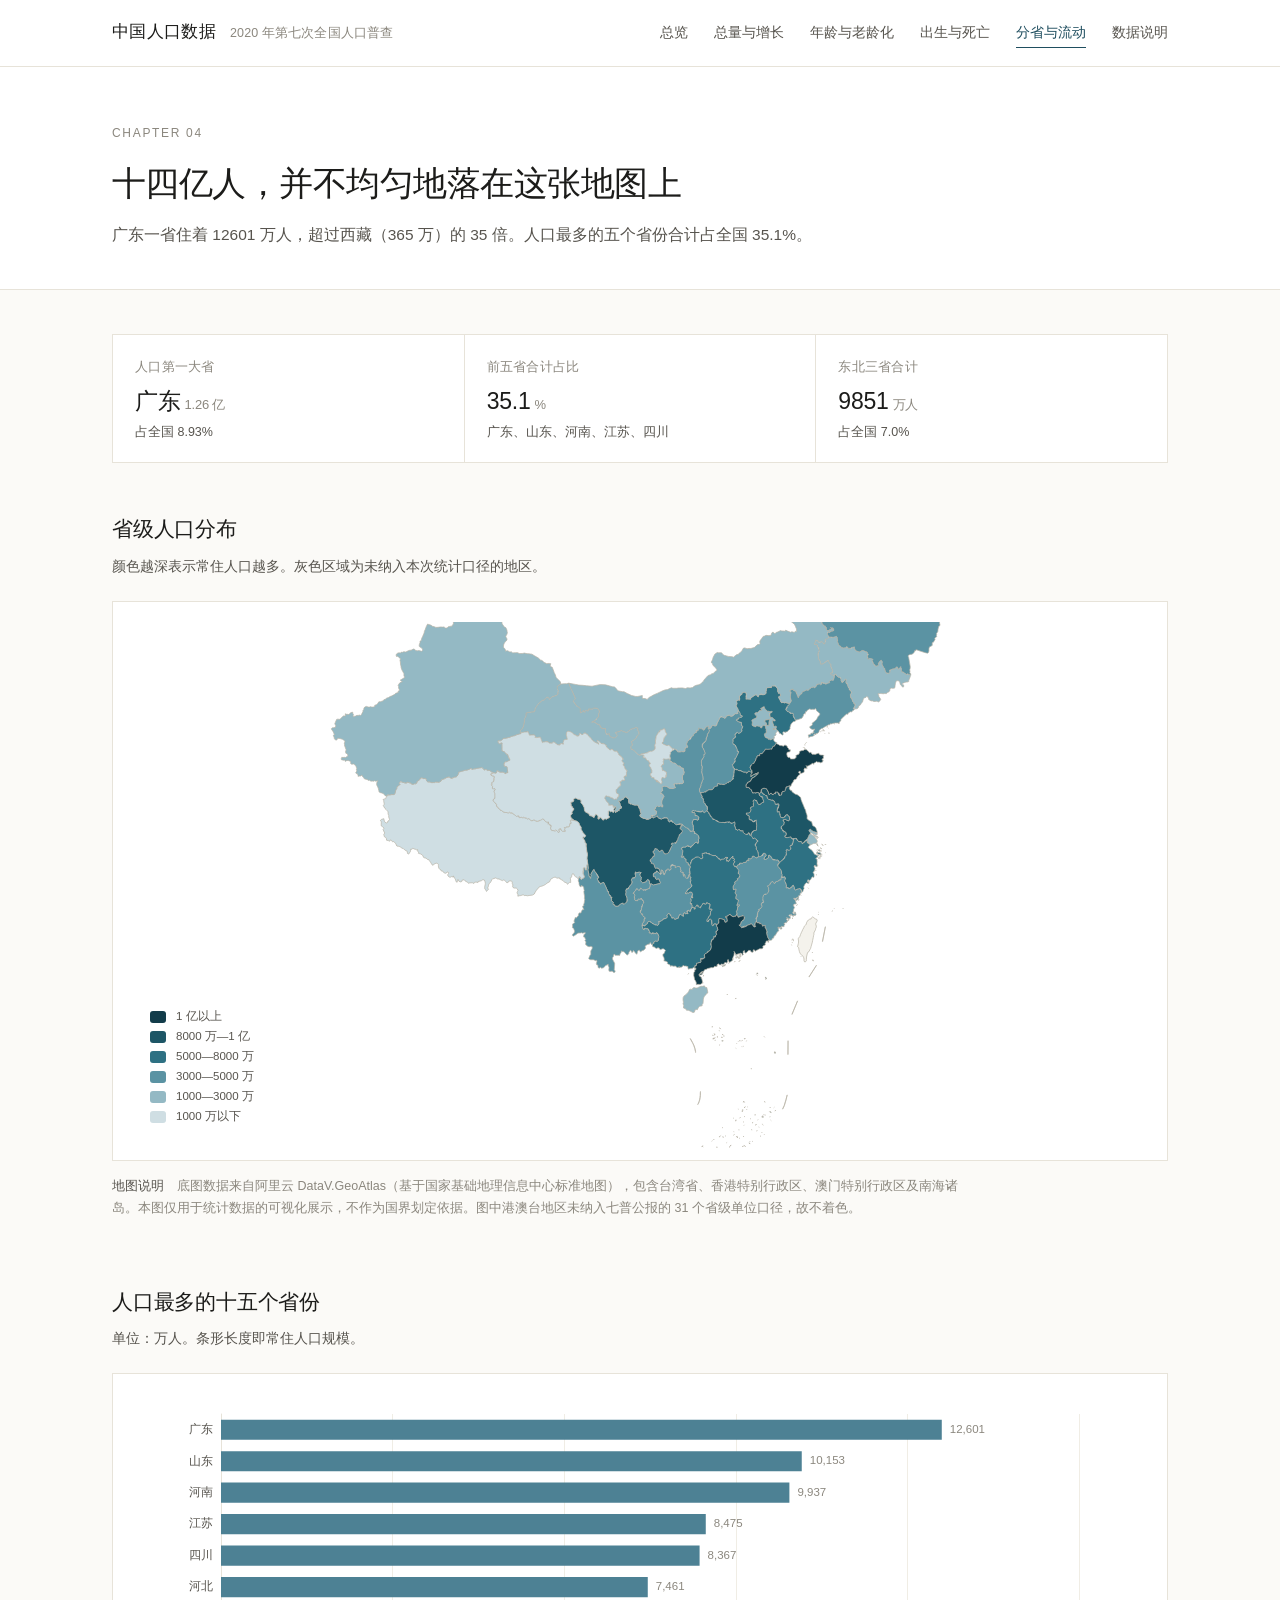
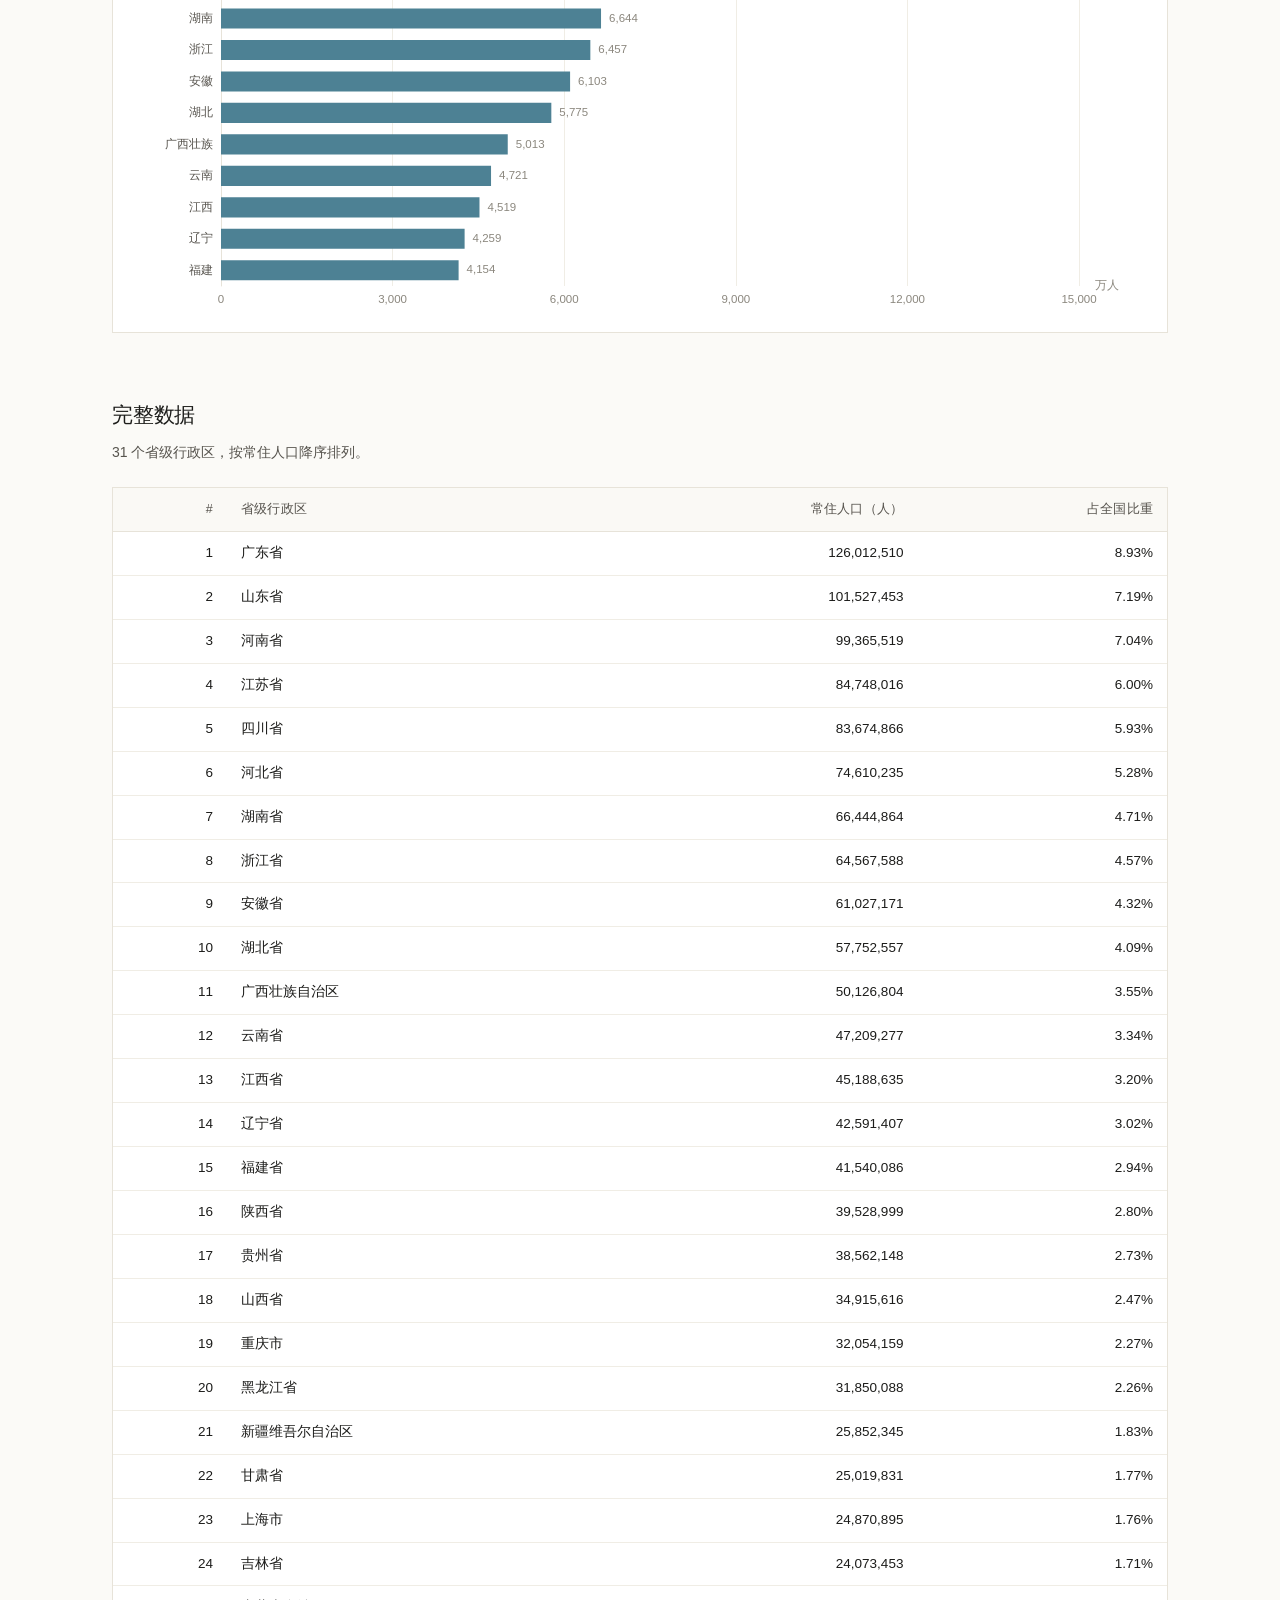
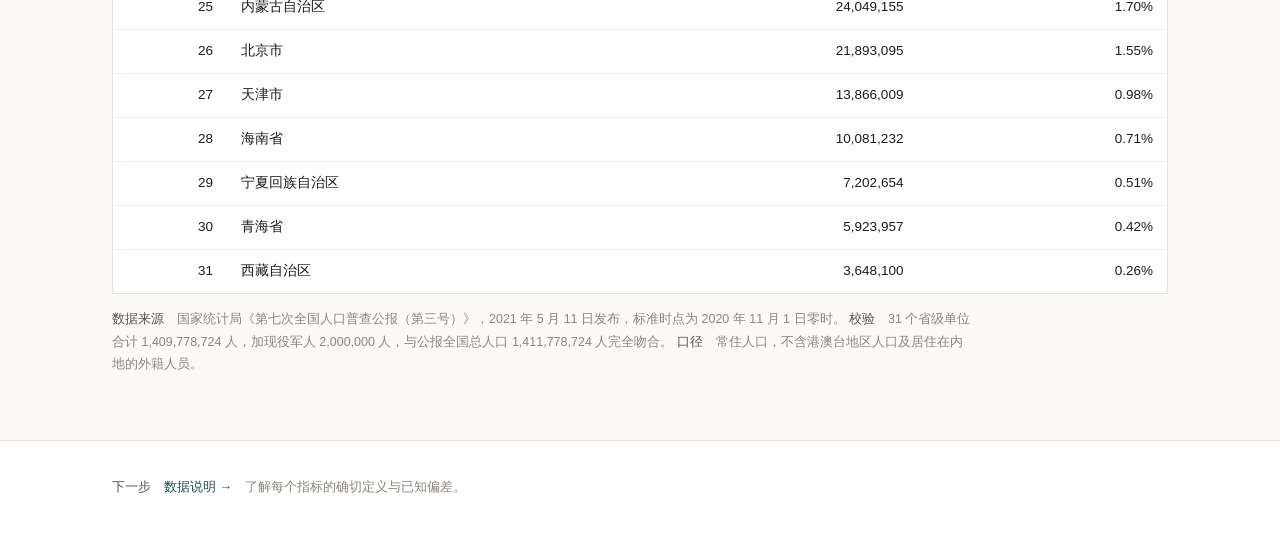
<file: province.html>
<!DOCTYPE html>
<html lang="zh-CN">
<head>
<meta charset="UTF-8">
<meta name="viewport" content="width=device-width, initial-scale=1.0">
<title>分省与流动 · 中国人口数据</title>
<meta name="description" content="2020 年第七次全国人口普查：31 个省级行政区常住人口分布。">
<link rel="stylesheet" href="assets/css/style.css?v=2">
</head>
<body>

<header class="site-head">
  <div class="wrap">
    <div class="brand">
      <span class="brand-mark">中国人口数据</span>
      <span class="brand-sub">2020 年第七次全国人口普查</span>
    </div>
    <nav class="site-nav">
      <a href="index.html">总览</a>
      <a href="population.html">总量与增长</a>
      <a href="age.html">年龄与老龄化</a>
      <a href="birth.html">出生与死亡</a>
      <a href="province.html" class="on">分省与流动</a>
      <a href="about.html">数据说明</a>
    </nav>
  </div>
</header>

<section class="page-head">
  <div class="wrap">
    <p class="hero-kicker">Chapter 04</p>
    <h1>十四亿人，并不均匀地落在这张地图上</h1>
    <p class="lead" id="lead">正在加载，首次打开可能需要几秒…</p>
  </div>
</section>

<main class="wrap" style="padding-top:44px">
  <div id="content">

    <div class="facts">
      <div class="fact"><p class="n">人口第一大省</p><div class="v" id="f1">—</div><p class="t" id="f1t"></p></div>
      <div class="fact"><p class="n">前五省合计占比</p><div class="v" id="f2">—</div><p class="t" id="f2t"></p></div>
      <div class="fact"><p class="n">东北三省合计</p><div class="v" id="f3">—</div><p class="t" id="f3t"></p></div>
    </div>

    <section class="section">
      <div class="section-head">
        <h2>省级人口分布</h2>
        <p>颜色越深表示常住人口越多。灰色区域为未纳入本次统计口径的地区。</p>
      </div>
      <div class="chart tall" id="c1"></div>
      <p class="note">
        <strong>地图说明</strong>　底图数据来自阿里云 DataV.GeoAtlas（基于国家基础地理信息中心标准地图），包含台湾省、香港特别行政区、澳门特别行政区及南海诸岛。本图仅用于统计数据的可视化展示，不作为国界划定依据。图中港澳台地区未纳入七普公报的 31 个省级单位口径，故不着色。
      </p>
    </section>

    <section class="section">
      <div class="section-head">
        <h2>人口最多的十五个省份</h2>
        <p>单位：万人。条形长度即常住人口规模。</p>
      </div>
      <div class="chart tall" id="c2"></div>
    </section>

    <section class="section">
      <div class="section-head">
        <h2>完整数据</h2>
        <p>31 个省级行政区，按常住人口降序排列。</p>
      </div>
      <div class="table-wrap">
        <table class="data-table" id="tbl">
          <thead>
            <tr>
              <th class="num">#</th><th>省级行政区</th>
              <th class="num">常住人口（人）</th><th class="num">占全国比重</th>
            </tr>
          </thead>
          <tbody></tbody>
        </table>
      </div>
      <p class="note">
        <strong>数据来源</strong>　国家统计局《第七次全国人口普查公报（第三号）》，2021 年 5 月 11 日发布，标准时点为 2020 年 11 月 1 日零时。
        <strong>校验</strong>　31 个省级单位合计 1,409,778,724 人，加现役军人 2,000,000 人，与公报全国总人口 1,411,778,724 人完全吻合。
        <strong>口径</strong>　常住人口，不含港澳台地区人口及居住在内地的外籍人员。
      </p>
    </section>

  </div>
</main>

<footer class="site-foot">
  <div class="wrap">
    <p><strong>下一步</strong>　<a href="about.html">数据说明 →</a>　了解每个指标的确切定义与已知偏差。</p>
  </div>
</footer>

<script src="assets/js/echarts.min.js"></script>
<script src="assets/js/common.js?v=2"></script>
<script>
(function () {
  "use strict";
  var $ = function (id) { return document.getElementById(id); };

  Promise.all([
    fetch("data/province.json").then(function (r) { return r.json(); }),
    fetch("assets/map/china-provinces.json").then(function (r) { return r.json(); })
  ]).then(function (res) {
    var P = res[0], geo = res[1];
    var C = CHP.C;
    var rows = P.provinces;

    /* 给九段线命名，否则 ECharts 无法正常渲染该区域 */
    geo.features.forEach(function (f) {
      if (!f.properties.name) {
        f.properties.name = "南海诸岛";
        f.properties.adcode = "100000_JD";
      }
    });
    echarts.registerMap("chinaProvinces", geo);

    /* ---- facts ---- */
    var top1 = rows[0];
    $("f1").innerHTML = top1.name.replace(/省|市|自治区|特别行政区/g, "")
      + '<span class="u">' + (top1.population / 1e8).toFixed(2) + " 亿</span>";
    $("f1t").textContent = "占全国 " + top1.share.toFixed(2) + "%";

    var top5 = rows.slice(0, 5);
    var top5sum = top5.reduce(function (a, b) { return a + b.population; }, 0);
    $("f2").innerHTML = (top5sum / P.meta.national_total * 100).toFixed(1) + '<span class="u">%</span>';
    $("f2t").textContent = top5.map(function (r) {
      return r.name.replace(/省|市|自治区/g, "");
    }).join("、");

    var ne = ["黑龙江省", "吉林省", "辽宁省"].map(function (n) {
      return rows.filter(function (r) { return r.name === n; })[0];
    });
    var neSum = ne.reduce(function (a, b) { return a + b.population; }, 0);
    $("f3").innerHTML = (neSum / 1e4).toFixed(0) + '<span class="u">万人</span>';
    $("f3t").textContent = "占全国 " + (neSum / P.meta.national_total * 100).toFixed(1) + "%";

    /* ---- lead ---- */
    var maxP = rows[0], minP = rows[rows.length - 1];
    $("lead").innerHTML = "广东一省住着 " + (maxP.population / 1e4).toFixed(0) + " 万人，"
      + "超过西藏（" + (minP.population / 1e4).toFixed(0) + " 万）的 "
      + Math.round(maxP.population / minP.population) + " 倍。"
      + "人口最多的五个省份合计占全国 "
      + (top5sum / P.meta.national_total * 100).toFixed(1) + "%。";

    /* ---- 地图 ---- */
    var mapData = rows.map(function (r) {
      return { name: r.name, value: r.population };
    });

    var c1 = echarts.init($("c1"));
    c1.setOption({
      tooltip: CHP.tooltipCommon({
        trigger: "item",
        formatter: function (p) {
          if (!p.value) return p.name + "<br/>未纳入本次统计口径";
          var r = rows.filter(function (x) { return x.name === p.name; })[0];
          return "<b>" + p.name + "</b><br/>常住人口 "
            + (p.value / 1e4).toFixed(1) + " 万人<br/>占全国 "
            + (r ? r.share.toFixed(2) : "—") + "%";
        }
      }),
      visualMap: {
        type: "piecewise",
        left: 20, bottom: 20,
        itemWidth: 16, itemHeight: 12, itemGap: 8,
        textStyle: { color: C.ink2, fontSize: 11.5, fontFamily: CHP.FONT },
        pieces: [
          { min: 100000000, label: "1 亿以上", color: "#123c4a" },
          { min: 80000000, max: 99999999, label: "8000 万—1 亿", color: "#1d5666" },
          { min: 50000000, max: 79999999, label: "5000—8000 万", color: "#2e7183" },
          { min: 30000000, max: 49999999, label: "3000—5000 万", color: "#5b93a3" },
          { min: 10000000, max: 29999999, label: "1000—3000 万", color: "#94b9c4" },
          { max: 9999999, label: "1000 万以下", color: "#cfdee3" }
        ]
      },
      series: [{
        type: "map",
        map: "chinaProvinces",
        roam: false,
        zoom: 1.18,
        layoutCenter: ["50%", "48%"],
        layoutSize: "108%",
        label: { show: false },
        itemStyle: {
          areaColor: "#f4f2ec",
          borderColor: "#b8b3a6",
          borderWidth: 0.7
        },
        emphasis: {
          label: {
            show: true, color: "#fff", fontSize: 12, fontFamily: CHP.FONT
          },
          itemStyle: { areaColor: "#b8552f", borderColor: "#8a3b1e" }
        },
        select: { disabled: true },
        regions: [{
          name: "南海诸岛",
          itemStyle: { areaColor: "#f4f2ec", borderColor: "#8b877e", borderWidth: 0.9 }
        }],
        data: mapData
      }]
    });

    /* ---- Top 15 条形 ---- */
    var top15 = rows.slice(0, 15).slice().reverse();
    var c2 = echarts.init($("c2"));
    c2.setOption({
      grid: { left: 96, right: 76, top: 20, bottom: 34 },
      tooltip: CHP.tooltipCommon({
        trigger: "item",
        formatter: function (p) {
          return "<b>" + p.name + "</b><br/>常住人口 " + p.value + " 万人";
        }
      }),
      xAxis: CHP.axisCommon({
        type: "value", name: "万人", nameGap: 16,
        axisLabel: { color: C.ink3, fontSize: 11.5 }
      }),
      yAxis: CHP.axisCommon({
        type: "category",
        data: top15.map(function (r) { return r.name.replace(/省|市|自治区|特别行政区/g, ""); }),
        splitLine: { show: false },
        axisLabel: { color: C.ink2, fontSize: 12, fontFamily: CHP.FONT }
      }),
      series: [{
        type: "bar", barWidth: "64%",
        data: top15.map(function (r) {
          return { value: +(r.population / 1e4).toFixed(0), itemStyle: { color: C.accent2 } };
        }),
        label: {
          show: true, position: "right", distance: 8,
          color: C.ink3, fontSize: 11.5, fontFamily: CHP.FONT,
          formatter: function (p) { return p.value.toLocaleString(); }
        }
      }]
    });

    /* ---- 表格 ---- */
    var tb = $("tbl").querySelector("tbody");
    rows.forEach(function (r, i) {
      var tr = document.createElement("tr");
      tr.innerHTML = '<td class="num">' + (i + 1) + "</td>"
        + "<td>" + r.name + "</td>"
        + '<td class="num">' + r.population.toLocaleString() + "</td>"
        + '<td class="num">' + r.share.toFixed(2) + "%</td>";
      tb.appendChild(tr);
    });

    window.addEventListener("resize", function () {
      [c1, c2].forEach(function (c) { c.resize(); });
    });
  }).catch(function (e) { CHP.fail($("content"), e.message); });
})();
</script>

<script>
setTimeout(function () {
  var t = document.querySelector(".chart");
  if (t && !t.querySelector("canvas")) {
    var host = document.getElementById("loading") || document.getElementById("content") || document.body;
    host.style.display = "";
    host.innerHTML = '<div class="err"><strong>页面未能正常加载。</strong>'
      + '常见原因：浏览器缓存了旧版脚本，或网络拦截了资源文件。<br>'
      + '请按 <b>Ctrl + F5</b> 强制刷新；若仍不行，用无痕窗口打开同一网址试试。</div>';
  }
}, 12000);
</script>
</body>
</html>
</file>
<file: assets/css/style.css>
:root {
  --bg: #fbfaf7;
  --surface: #ffffff;
  --ink: #1c1c1a;
  --ink-2: #57544e;
  --ink-3: #8b877e;
  --line: #e7e3d9;
  --line-soft: #f0ede5;
  --accent: #1f4e5f;
  --accent-soft: #e8eff2;
  --warm: #b8552f;
  --warm-soft: #f7ece7;
  --gold: #b08a2e;
  --radius: 3px;
  --sans: "Segoe UI", -apple-system, BlinkMacSystemFont, "Helvetica Neue",
          "PingFang SC", "Hiragino Sans GB", "Microsoft YaHei", sans-serif;
}

* { box-sizing: border-box; }

html { -webkit-text-size-adjust: 100%; }

body {
  margin: 0;
  background: var(--bg);
  color: var(--ink);
  font-family: var(--sans);
  font-size: 15px;
  line-height: 1.7;
  -webkit-font-smoothing: antialiased;
  -moz-osx-font-smoothing: grayscale;
}

.wrap { max-width: 1120px; margin: 0 auto; padding: 0 32px; }

/* ---------- header ---------- */

.site-head {
  border-bottom: 1px solid var(--line);
  background: var(--surface);
}

.site-head .wrap {
  display: flex;
  align-items: baseline;
  justify-content: space-between;
  gap: 24px;
  padding-top: 18px;
  padding-bottom: 18px;
  flex-wrap: wrap;
}

.brand { display: flex; align-items: baseline; gap: 14px; }

.brand-mark {
  font-size: 17px;
  font-weight: 500;
  letter-spacing: 0.02em;
  color: var(--ink);
}

.brand-sub {
  font-size: 12.5px;
  color: var(--ink-3);
  letter-spacing: 0.01em;
}

.site-nav { display: flex; gap: 26px; flex-wrap: wrap; }

.site-nav a {
  font-size: 13.5px;
  color: var(--ink-2);
  text-decoration: none;
  padding-bottom: 2px;
  border-bottom: 1px solid transparent;
  transition: color .15s, border-color .15s;
}

.site-nav a:hover { color: var(--accent); border-bottom-color: var(--accent); }
.site-nav a.on { color: var(--accent); border-bottom-color: var(--accent); }

.site-nav a.off {
  color: #c3bfb5;
  cursor: default;
  pointer-events: none;
}

/* ---------- hero ---------- */

.hero { padding: 64px 0 48px; border-bottom: 1px solid var(--line); }

.hero-kicker {
  font-size: 12px;
  letter-spacing: 0.14em;
  text-transform: uppercase;
  color: var(--ink-3);
  margin: 0 0 18px;
}

.hero h1 {
  font-size: 40px;
  line-height: 1.28;
  font-weight: 500;
  letter-spacing: -0.015em;
  margin: 0 0 20px;
  max-width: 760px;
}

.hero-lead {
  font-size: 16px;
  color: var(--ink-2);
  max-width: 660px;
  margin: 0;
}

.hero-lead em {
  font-style: normal;
  color: var(--warm);
  font-weight: 500;
}

/* ---------- kpi ---------- */

.kpi-row {
  display: grid;
  grid-template-columns: repeat(4, 1fr);
  gap: 1px;
  background: var(--line);
  border: 1px solid var(--line);
  margin: 0 0 56px;
}

.kpi {
  background: var(--surface);
  padding: 26px 24px 24px;
}

.kpi-label {
  font-size: 12.5px;
  color: var(--ink-3);
  letter-spacing: 0.02em;
  margin: 0 0 10px;
  display: flex;
  align-items: baseline;
  gap: 6px;
}

.kpi-year {
  font-size: 11px;
  color: #b3aea3;
  font-variant-numeric: tabular-nums;
}

.kpi-value {
  font-size: 34px;
  font-weight: 400;
  line-height: 1.1;
  letter-spacing: -0.02em;
  font-variant-numeric: tabular-nums;
  color: var(--ink);
}

.kpi-value .unit {
  font-size: 15px;
  color: var(--ink-3);
  margin-left: 5px;
  letter-spacing: 0;
}

.kpi-note {
  font-size: 12.5px;
  color: var(--ink-3);
  margin: 9px 0 0;
}

.kpi-note.down { color: var(--warm); }

/* ---------- section ---------- */

.section { margin: 0 0 64px; }

.section-head { margin-bottom: 22px; }

.section-head h2 {
  font-size: 21px;
  font-weight: 500;
  letter-spacing: -0.01em;
  margin: 0 0 8px;
}

.section-head p {
  font-size: 14px;
  color: var(--ink-2);
  margin: 0;
  max-width: 720px;
}

.chart {
  width: 100%;
  height: 400px;
  background: var(--surface);
  border: 1px solid var(--line);
  padding: 20px 12px 12px;
}

.chart.short { height: 330px; }

/* ---------- next up ---------- */

.next-grid {
  display: grid;
  grid-template-columns: repeat(4, 1fr);
  gap: 16px;
}

.next-card {
  background: var(--surface);
  border: 1px solid var(--line);
  padding: 22px 20px;
  min-height: 132px;
}

a.next-card {
  display: block;
  text-decoration: none;
  color: inherit;
  transition: border-color .16s, background .16s;
}

a.next-card:hover { border-color: var(--accent); background: #fdfcf9; }
a.next-card:hover .t { color: var(--accent); }

.next-card .t {
  font-size: 14.5px;
  font-weight: 500;
  margin: 0 0 8px;
  color: var(--ink);
}

.next-card .d {
  font-size: 13px;
  color: var(--ink-3);
  margin: 0;
  line-height: 1.6;
}

.next-card .badge {
  display: inline-block;
  font-size: 11px;
  letter-spacing: 0.06em;
  color: #a9a49a;
  border: 1px solid var(--line);
  padding: 1px 7px;
  margin-top: 12px;
}

/* ---------- footer ---------- */

.site-foot {
  border-top: 1px solid var(--line);
  background: var(--surface);
  padding: 36px 0 48px;
  margin-top: 24px;
}

.site-foot p {
  font-size: 12.5px;
  color: var(--ink-3);
  margin: 0 0 7px;
  max-width: 860px;
  line-height: 1.75;
}

.site-foot strong { font-weight: 500; color: var(--ink-2); }

.site-foot a { color: var(--accent); text-decoration: none; }
.site-foot a:hover { text-decoration: underline; }

.loading {
  padding: 80px 0;
  text-align: center;
  color: var(--ink-3);
  font-size: 14px;
}

.err {
  padding: 20px 24px;
  border: 1px solid #e5c9bd;
  background: var(--warm-soft);
  color: #7d3a22;
  font-size: 13.5px;
}

/* ---------- 子页面标题 ---------- */

.page-head {
  padding: 56px 0 40px;
  border-bottom: 1px solid var(--line);
  background: var(--surface);
}

.page-head h1 {
  font-size: 34px;
  font-weight: 500;
  letter-spacing: -0.015em;
  line-height: 1.32;
  margin: 0 0 16px;
  max-width: 720px;
}

.page-head .lead {
  font-size: 15.5px;
  color: var(--ink-2);
  max-width: 700px;
  margin: 0;
}

.page-head .lead em { font-style: normal; color: var(--warm); font-weight: 500; }

/* ---------- 关键事实 ---------- */

.facts {
  display: grid;
  grid-template-columns: repeat(3, 1fr);
  gap: 1px;
  background: var(--line);
  border: 1px solid var(--line);
  margin: 0 0 48px;
}

.fact { background: var(--surface); padding: 22px 22px 20px; }

.fact .n {
  font-size: 12.5px;
  color: var(--ink-3);
  margin: 0 0 10px;
  letter-spacing: 0.02em;
}

.fact .v {
  font-size: 23px;
  font-weight: 400;
  letter-spacing: -0.01em;
  font-variant-numeric: tabular-nums;
  line-height: 1.15;
}

.fact .v .u { font-size: 13px; color: var(--ink-3); margin-left: 4px; }

.fact .t { font-size: 12.5px; color: var(--ink-2); margin: 8px 0 0; line-height: 1.6; }

/* ---------- 数据表 ---------- */

.table-wrap { overflow-x: auto; border: 1px solid var(--line); background: var(--surface); }

.data-table {
  width: 100%;
  border-collapse: collapse;
  font-size: 13.5px;
  min-width: 520px;
}

.data-table th {
  text-align: left;
  font-weight: 500;
  color: var(--ink-2);
  padding: 11px 14px;
  border-bottom: 1px solid var(--line);
  background: #faf9f5;
  font-size: 12.5px;
  letter-spacing: 0.02em;
  white-space: nowrap;
}

.data-table td {
  padding: 10px 14px;
  border-bottom: 1px solid var(--line-soft);
  font-variant-numeric: tabular-nums;
}

.data-table tr:last-child td { border-bottom: none; }
.data-table td.num, .data-table th.num { text-align: right; }
.data-table tbody tr:hover { background: #fcfbf8; }

/* ---------- 注释 ---------- */

.note {
  font-size: 12.5px;
  color: var(--ink-3);
  line-height: 1.8;
  margin: 14px 0 0;
  max-width: 860px;
}

.note strong { color: var(--ink-2); font-weight: 500; }

/* ---------- 双列 ---------- */

.cols { display: grid; grid-template-columns: 1fr 1fr; gap: 24px; }

.chart.tall { height: 560px; }

.tag {
  display: inline-block;
  font-size: 11.5px;
  padding: 1px 8px;
  border: 1px solid var(--line);
  color: var(--ink-3);
  margin-left: 8px;
  vertical-align: middle;
}

/* ---------- responsive ---------- */

@media (max-width: 860px) {
  .wrap { padding: 0 20px; }
  .hero { padding: 44px 0 36px; }
  .hero h1 { font-size: 28px; }
  .page-head { padding: 40px 0 30px; }
  .page-head h1 { font-size: 26px; }
  .kpi-row { grid-template-columns: repeat(2, 1fr); }
  .facts { grid-template-columns: 1fr; }
  .cols { grid-template-columns: 1fr; }
  .next-grid { grid-template-columns: repeat(2, 1fr); }
  .chart { height: 320px; }
  .chart.tall { height: 420px; }
}

@media (max-width: 520px) {
  .kpi-row { grid-template-columns: 1fr; }
  .next-grid { grid-template-columns: 1fr; }
  .hero h1 { font-size: 24px; }
  .site-nav { gap: 16px; }
}
</file>
